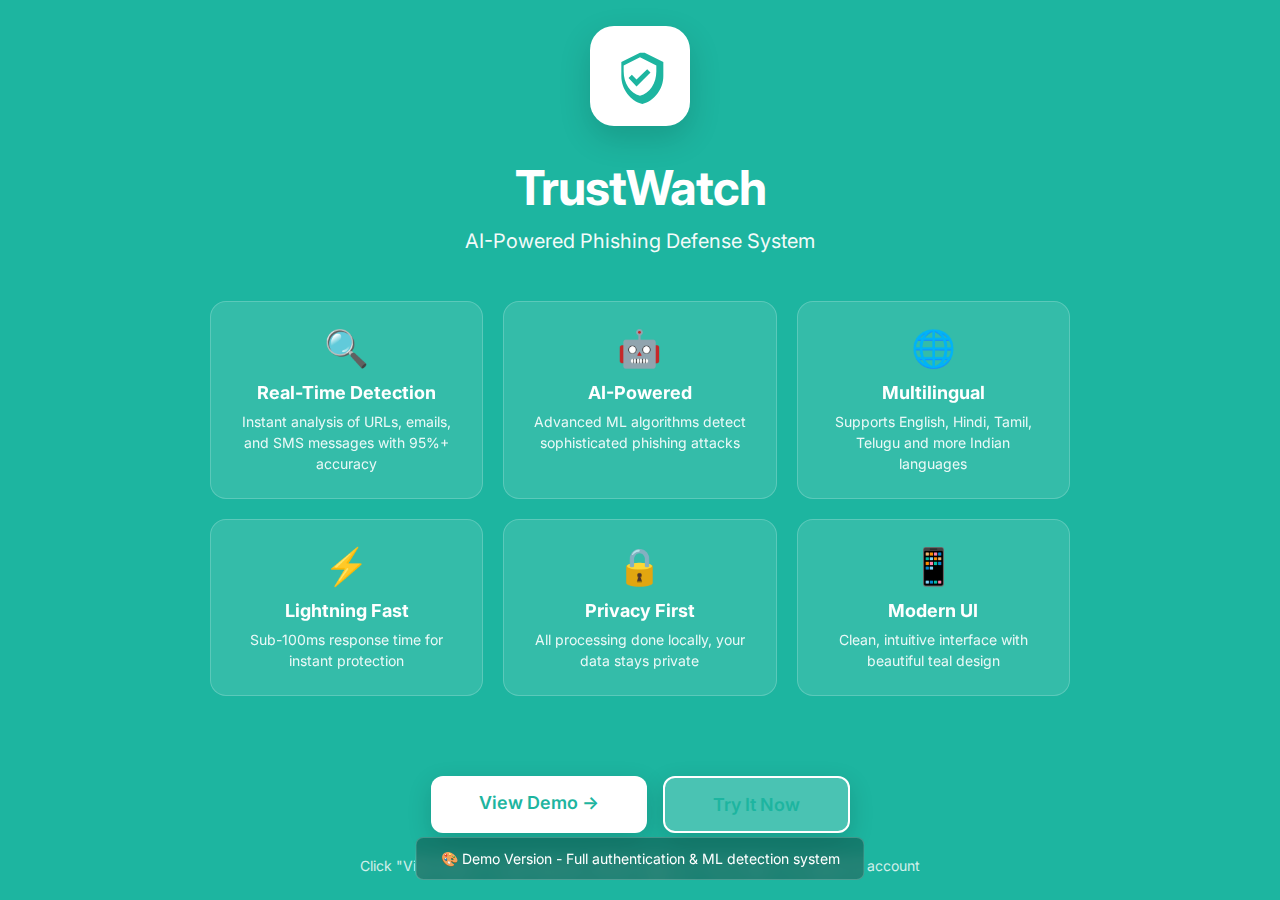
<file: trustwatch-phishing-detection/frontend/index.html>
<!DOCTYPE html>
<html lang="en">

<head>
    <meta charset="UTF-8">
    <meta name="viewport" content="width=device-width, initial-scale=1.0">
    <title>TrustWatch - AI Phishing Defense System</title>
    <style>
        /* Import auth.css styles inline */
        @import url('https://fonts.googleapis.com/css2?family=Inter:wght@400;500;600;700&display=swap');

        :root {
            --primary-teal: #1DB5A0;
            --primary-teal-dark: #179B88;
            --primary-blue: #4F7CFF;
            --primary-blue-dark: #3D63E5;
            --bg-white: #FFFFFF;
            --bg-light: #F8F9FA;
            --text-dark: #1D1D1F;
            --text-gray: #6E6E73;
            --text-light: #86868B;
            --border-color: #E5E5EA;
        }

        * {
            margin: 0;
            padding: 0;
            box-sizing: border-box;
        }

        body {
            font-family: 'Inter', -apple-system, BlinkMacSystemFont, sans-serif;
            background: var(--primary-teal);
            min-height: 100vh;
            display: flex;
            align-items: center;
            justify-content: center;
            color: white;
        }

        .splash-screen {
            text-align: center;
            animation: fadeIn 0.6s ease-in;
        }

        @keyframes fadeIn {
            from {
                opacity: 0;
                transform: translateY(20px);
            }

            to {
                opacity: 1;
                transform: translateY(0);
            }
        }

        .logo-icon {
            width: 100px;
            height: 100px;
            background: white;
            border-radius: 24px;
            display: flex;
            align-items: center;
            justify-content: center;
            margin: 0 auto 32px;
            box-shadow: 0 12px 32px rgba(0, 0, 0, 0.15);
            animation: bounce 2s ease-in-out infinite;
        }

        @keyframes bounce {

            0%,
            100% {
                transform: translateY(0);
            }

            50% {
                transform: translateY(-10px);
            }
        }

        .logo-icon svg {
            width: 56px;
            height: 56px;
            fill: var(--primary-teal);
        }

        h1 {
            font-size: 48px;
            font-weight: 700;
            margin-bottom: 12px;
            letter-spacing: -1px;
        }

        .subtitle {
            font-size: 20px;
            opacity: 0.95;
            margin-bottom: 48px;
        }

        .features {
            display: grid;
            grid-template-columns: repeat(auto-fit, minmax(250px, 1fr));
            gap: 20px;
            max-width: 900px;
            margin: 48px auto;
            padding: 0 20px;
        }

        .feature-card {
            background: rgba(255, 255, 255, 0.1);
            backdrop-filter: blur(10px);
            border-radius: 16px;
            padding: 24px;
            border: 1px solid rgba(255, 255, 255, 0.2);
            transition: all 0.3s;
        }

        .feature-card:hover {
            background: rgba(255, 255, 255, 0.15);
            transform: translateY(-4px);
        }

        .feature-icon {
            font-size: 36px;
            margin-bottom: 12px;
        }

        .feature-card h3 {
            font-size: 18px;
            margin-bottom: 8px;
        }

        .feature-card p {
            font-size: 14px;
            opacity: 0.9;
            line-height: 1.5;
        }

        .cta-button {
            display: inline-block;
            background: white;
            color: var(--primary-teal);
            padding: 16px 48px;
            border-radius: 12px;
            font-size: 18px;
            font-weight: 600;
            text-decoration: none;
            margin-top: 32px;
            transition: all 0.3s;
            box-shadow: 0 8px 24px rgba(0, 0, 0, 0.15);
        }

        .cta-button:hover {
            transform: translateY(-2px);
            box-shadow: 0 12px 32px rgba(0, 0, 0, 0.2);
        }

        .dots {
            display: flex;
            gap: 8px;
            justify-content: center;
            margin-top: 48px;
        }

        .dot {
            width: 8px;
            height: 8px;
            border-radius: 50%;
            background: rgba(255, 255, 255, 0.4);
            animation: pulse 1.5s ease-in-out infinite;
        }

        .dot:nth-child(1) {
            animation-delay: 0s;
        }

        .dot:nth-child(2) {
            animation-delay: 0.2s;
        }

        .dot:nth-child(3) {
            animation-delay: 0.4s;
        }

        @keyframes pulse {

            0%,
            100% {
                opacity: 0.4;
                transform: scale(1);
            }

            50% {
                opacity: 1;
                transform: scale(1.2);
            }
        }

        .demo-note {
            position: fixed;
            bottom: 20px;
            left: 50%;
            transform: translateX(-50%);
            background: rgba(0, 0, 0, 0.3);
            backdrop-filter: blur(10px);
            padding: 12px 24px;
            border-radius: 8px;
            font-size: 14px;
            border: 1px solid rgba(255, 255, 255, 0.2);
        }

        @media (max-width: 768px) {
            h1 {
                font-size: 36px;
            }

            .subtitle {
                font-size: 16px;
            }

            .features {
                grid-template-columns: 1fr;
            }
        }
    </style>
</head>

<body>
    <div class="splash-screen">
        <div class="logo-icon">
            <svg viewBox="0 0 24 24" xmlns="http://www.w3.org/2000/svg">
                <path
                    d="M12 2L4 6v6c0 5.55 3.84 10.74 9 12 5.16-1.26 9-6.45 9-12V6l-8-4zm0 18.5c-4.28-1.04-7-5.46-7-10.5V7.5l7-3.5 7 3.5V10c0 5.04-2.72 9.46-7 10.5z" />
                <path d="M10.5 13.5l-2-2-1.41 1.41L10.5 16.5l6-6-1.41-1.41z" />
            </svg>
        </div>

        <h1>TrustWatch</h1>
        <p class="subtitle">AI-Powered Phishing Defense System</p>

        <div class="features">
            <div class="feature-card">
                <div class="feature-icon">🔍</div>
                <h3>Real-Time Detection</h3>
                <p>Instant analysis of URLs, emails, and SMS messages with 95%+ accuracy</p>
            </div>
            <div class="feature-card">
                <div class="feature-icon">🤖</div>
                <h3>AI-Powered</h3>
                <p>Advanced ML algorithms detect sophisticated phishing attacks</p>
            </div>
            <div class="feature-card">
                <div class="feature-icon">🌐</div>
                <h3>Multilingual</h3>
                <p>Supports English, Hindi, Tamil, Telugu and more Indian languages</p>
            </div>
            <div class="feature-card">
                <div class="feature-icon">⚡</div>
                <h3>Lightning Fast</h3>
                <p>Sub-100ms response time for instant protection</p>
            </div>
            <div class="feature-card">
                <div class="feature-icon">🔒</div>
                <h3>Privacy First</h3>
                <p>All processing done locally, your data stays private</p>
            </div>
            <div class="feature-card">
                <div class="feature-icon">📱</div>
                <h3>Modern UI</h3>
                <p>Clean, intuitive interface with beautiful teal design</p>
            </div>
        </div>

        <div style="display: flex; gap: 16px; justify-content: center; flex-wrap: wrap;">
            <a href="demo.html" class="cta-button" style="background: white; color: var(--primary-teal);">View Demo
                →</a>
            <a href="login.html" class="cta-button"
                style="background: rgba(255,255,255,0.2); border: 2px solid white;">Try It Now</a>
        </div>

        <p style="margin-top: 24px; font-size: 14px; opacity: 0.8;">
            Click "View Demo" to see features without login, or "Try It Now" to create an account
        </p>
    </div>

    <div class="demo-note">
        🎨 Demo Version - Full authentication & ML detection system
    </div>

    <script>
        // No auto-redirect - let users choose to view demo or login
        // Removed auto-redirect for client demo purposes
    </script>
</body>

</html>
</file>
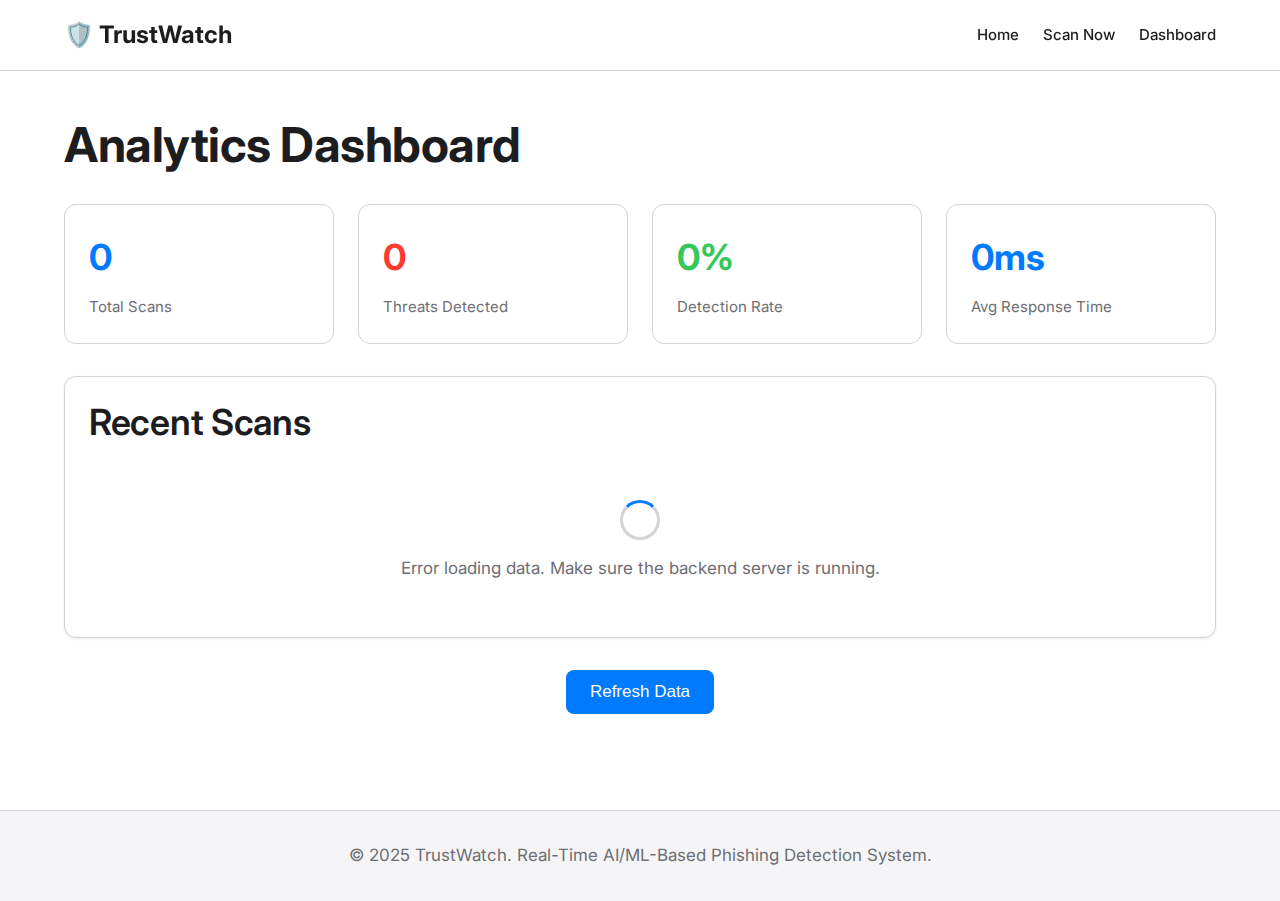
<file: trustwatch-phishing-detection/frontend/dashboard.html>
<!DOCTYPE html>
<html lang="en">

<head>
    <meta charset="UTF-8">
    <meta name="viewport" content="width=device-width, initial-scale=1.0">
    <title>Dashboard - TrustWatch</title>
    <meta name="description" content="View phishing detection statistics and recent scans">
    <link rel="stylesheet" href="css/style.css">
</head>

<body>
    <!-- Navigation -->
    <nav>
        <div class="nav-container">
            <a href="index.html" class="logo">🛡️ TrustWatch</a>
            <ul class="nav-links">
                <li><a href="index.html">Home</a></li>
                <li><a href="scan.html">Scan Now</a></li>
                <li><a href="dashboard.html">Dashboard</a></li>
            </ul>
        </div>
    </nav>

    <!-- Dashboard Section -->
    <section class="scan-section">
        <div class="container">
            <h1 class="mb-4">Analytics Dashboard</h1>

            <!-- Statistics Grid -->
            <div class="stats-grid">
                <div class="stat-card">
                    <div class="stat-value" id="total-scans">0</div>
                    <div class="stat-label">Total Scans</div>
                </div>
                <div class="stat-card">
                    <div class="stat-value" id="phishing-detected" style="color: var(--danger-color);">0</div>
                    <div class="stat-label">Threats Detected</div>
                </div>
                <div class="stat-card">
                    <div class="stat-value" id="detection-rate" style="color: var(--success-color);">0%</div>
                    <div class="stat-label">Detection Rate</div>
                </div>
                <div class="stat-card">
                    <div class="stat-value" id="avg-response-time">0ms</div>
                    <div class="stat-label">Avg Response Time</div>
                </div>
            </div>

            <!-- Recent Scans -->
            <div class="card mt-4">
                <h2 class="mb-3">Recent Scans</h2>
                <div id="scans-container">
                    <div class="loading show">
                        <div class="spinner"></div>
                        <p>Loading scan history...</p>
                    </div>
                </div>
                <table class="scans-table hidden" id="scans-table">
                    <thead>
                        <tr>
                            <th>Type</th>
                            <th>Content</th>
                            <th>Risk Level</th>
                            <th>Threat Score</th>
                            <th>Time</th>
                        </tr>
                    </thead>
                    <tbody id="scans-tbody">
                    </tbody>
                </table>
            </div>

            <!-- Refresh Button -->
            <div class="text-center mt-4">
                <button class="btn btn-primary" onclick="loadDashboard()">Refresh Data</button>
            </div>
        </div>
    </section>

    <!-- Footer -->
    <footer>
        <div class="container">
            <p>&copy; 2025 TrustWatch. Real-Time AI/ML-Based Phishing Detection System.</p>
        </div>
    </footer>

    <script src="js/main.js"></script>
    <script>
        // API Base URL
        const API_URL = 'http://localhost:5000';

        // Load dashboard data
        async function loadDashboard() {
            try {
                // Load statistics
                const statsResponse = await fetch(`${API_URL}/api/stats`);
                const stats = await statsResponse.json();

                document.getElementById('total-scans').textContent = stats.total_scans || 0;
                document.getElementById('phishing-detected').textContent = stats.phishing_detected || 0;
                document.getElementById('detection-rate').textContent = (stats.detection_rate || 0) + '%';
                document.getElementById('avg-response-time').textContent =
                    (stats.avg_response_time || 0).toFixed(2) + 'ms';

                // Load recent scans
                const scansResponse = await fetch(`${API_URL}/api/scans/recent?limit=10`);
                const scansData = await scansResponse.json();

                const tbody = document.getElementById('scans-tbody');
                tbody.innerHTML = '';

                if (scansData.scans && scansData.scans.length > 0) {
                    scansData.scans.forEach(scan => {
                        const row = document.createElement('tr');

                        // Truncate content
                        const content = scan.content.length > 50
                            ? scan.content.substring(0, 50) + '...'
                            : scan.content;

                        row.innerHTML = `
                            <td>${scan.scan_type.toUpperCase()}</td>
                            <td>${content}</td>
                            <td><span class="risk-badge risk-${scan.risk_level.toLowerCase()}">${scan.risk_level}</span></td>
                            <td>${scan.threat_score}</td>
                            <td>${new Date(scan.timestamp).toLocaleString()}</td>
                        `;
                        tbody.appendChild(row);
                    });

                    document.getElementById('scans-table').classList.remove('hidden');
                } else {
                    tbody.innerHTML = '<tr><td colspan="5" style="text-align: center;">No scans yet</td></tr>';
                    document.getElementById('scans-table').classList.remove('hidden');
                }

                // Hide loading
                document.querySelector('#scans-container .loading').classList.remove('show');

            } catch (error) {
                console.error('Error loading dashboard:', error);
                document.querySelector('#scans-container .loading p').textContent =
                    'Error loading data. Make sure the backend server is running.';
            }
        }

        // Load dashboard on page load
        window.addEventListener('DOMContentLoaded', loadDashboard);
    </script>
</body>

</html>
</file>
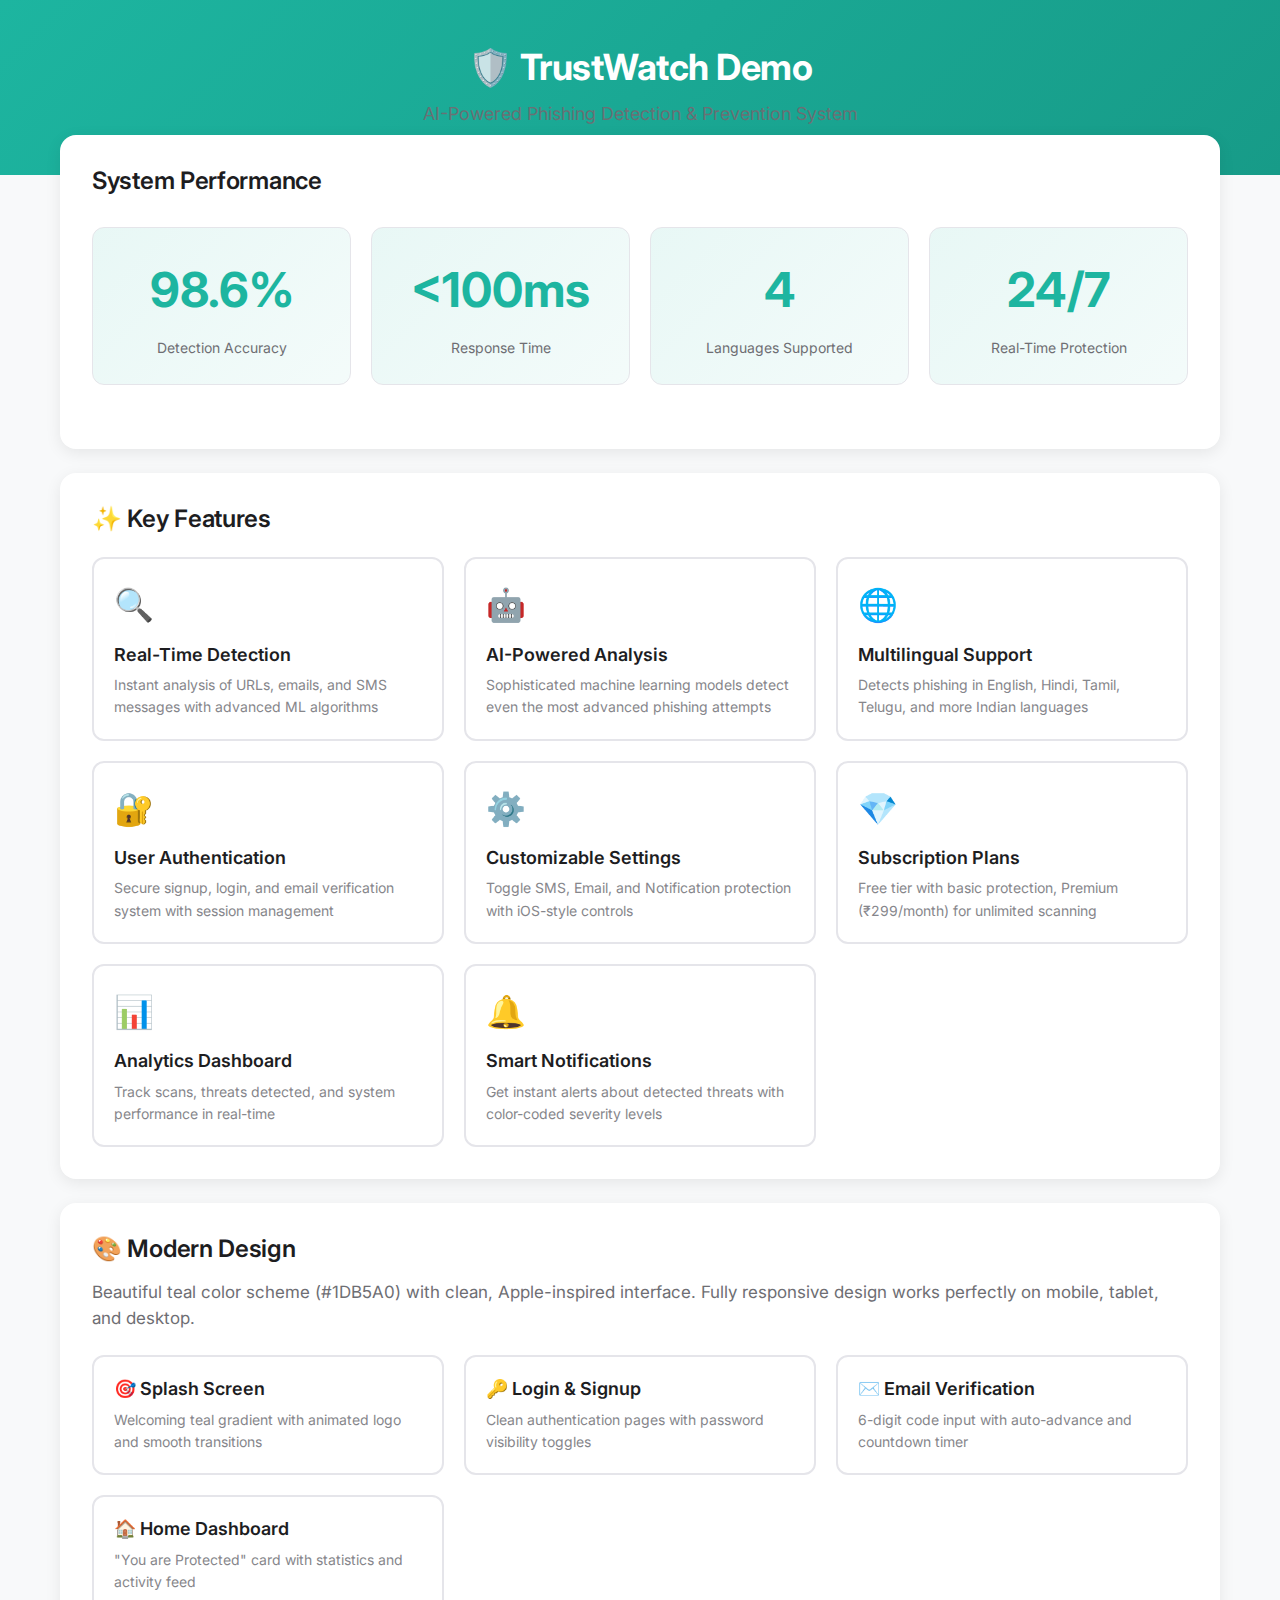
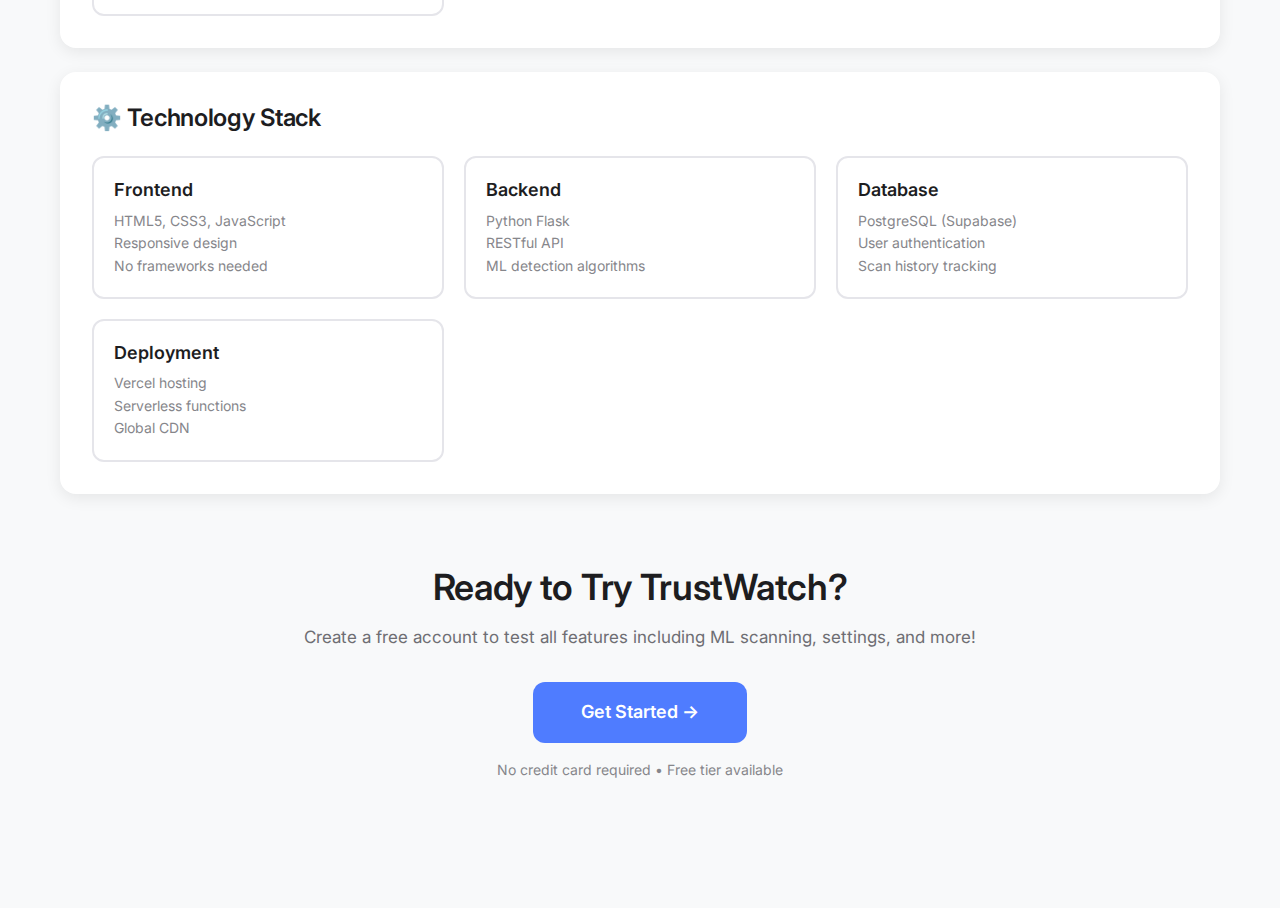
<file: trustwatch-phishing-detection/frontend/demo.html>
<!DOCTYPE html>
<html lang="en">

<head>
    <meta charset="UTF-8">
    <meta name="viewport" content="width=device-width, initial-scale=1.0">
    <title>Demo - TrustWatch</title>
    <link rel="stylesheet" href="css/style.css">
    <link rel="stylesheet" href="css/auth.css">
    <style>
        body {
            background: #F8F9FA;
            padding-bottom: 80px;
        }

        .demo-header {
            background: linear-gradient(135deg, #1DB5A0 0%, #179B88 100%);
            color: white;
            padding: 48px 20px;
            text-align: center;
        }

        .demo-header h1 {
            font-size: 36px;
            font-weight: 700;
            margin-bottom: 12px;
        }

        .demo-header p {
            font-size: 18px;
            opacity: 0.95;
        }

        .demo-content {
            max-width: 1200px;
            margin: -40px auto 0;
            padding: 0 20px;
        }

        .demo-card {
            background: white;
            border-radius: 16px;
            padding: 32px;
            margin-bottom: 24px;
            box-shadow: 0 4px 16px rgba(0, 0, 0, 0.08);
        }

        .demo-card h2 {
            font-size: 24px;
            font-weight: 600;
            color: #1D1D1F;
            margin-bottom: 16px;
        }

        .feature-grid {
            display: grid;
            grid-template-columns: repeat(auto-fit, minmax(280px, 1fr));
            gap: 20px;
            margin-top: 24px;
        }

        .feature-item {
            padding: 20px;
            border: 2px solid #E5E5EA;
            border-radius: 12px;
            transition: all 0.3s;
        }

        .feature-item:hover {
            border-color: #1DB5A0;
            transform: translateY(-2px);
        }

        .feature-icon {
            font-size: 32px;
            margin-bottom: 12px;
        }

        .feature-item h3 {
            font-size: 18px;
            font-weight: 600;
            margin-bottom: 8px;
            color: #1D1D1F;
        }

        .feature-item p {
            font-size: 14px;
            color: #86868B;
            line-height: 1.6;
        }

        .screenshot-grid {
            display: grid;
            grid-template-columns: repeat(auto-fit, minmax(300px, 1fr));
            gap: 20px;
            margin-top: 24px;
        }

        .screenshot {
            border-radius: 12px;
            overflow: hidden;
            border: 1px solid #E5E5EA;
        }

        .screenshot img {
            width: 100%;
            display: block;
        }

        .screenshot-label {
            padding: 12px;
            background: #F8F9FA;
            font-size: 14px;
            font-weight: 500;
            color: #1D1D1F;
            text-align: center;
        }

        .cta-section {
            text-align: center;
            padding: 48px 20px;
        }

        .cta-button {
            display: inline-block;
            background: #4F7CFF;
            color: white;
            padding: 16px 48px;
            border-radius: 12px;
            font-size: 18px;
            font-weight: 600;
            text-decoration: none;
            transition: all 0.3s;
        }

        .cta-button:hover {
            background: #3D63E5;
            transform: translateY(-2px);
        }

        .stats-row {
            display: grid;
            grid-template-columns: repeat(auto-fit, minmax(200px, 1fr));
            gap: 20px;
            margin: 32px 0;
        }

        .stat-card {
            text-align: center;
            padding: 24px;
            background: linear-gradient(135deg, rgba(29, 181, 160, 0.1) 0%, rgba(29, 181, 160, 0.05) 100%);
            border-radius: 12px;
        }

        .stat-value {
            font-size: 48px;
            font-weight: 700;
            color: #1DB5A0;
            margin-bottom: 8px;
        }

        .stat-label {
            font-size: 14px;
            color: #6E6E73;
        }
    </style>
</head>

<body>
    <div class="demo-header">
        <h1>🛡️ TrustWatch Demo</h1>
        <p>AI-Powered Phishing Detection & Prevention System</p>
    </div>

    <div class="demo-content">
        <!-- Key Stats -->
        <div class="demo-card">
            <h2>System Performance</h2>
            <div class="stats-row">
                <div class="stat-card">
                    <div class="stat-value">98.6%</div>
                    <div class="stat-label">Detection Accuracy</div>
                </div>
                <div class="stat-card">
                    <div class="stat-value">&lt;100ms</div>
                    <div class="stat-label">Response Time</div>
                </div>
                <div class="stat-card">
                    <div class="stat-value">4</div>
                    <div class="stat-label">Languages Supported</div>
                </div>
                <div class="stat-card">
                    <div class="stat-value">24/7</div>
                    <div class="stat-label">Real-Time Protection</div>
                </div>
            </div>
        </div>

        <!-- Features -->
        <div class="demo-card">
            <h2>✨ Key Features</h2>
            <div class="feature-grid">
                <div class="feature-item">
                    <div class="feature-icon">🔍</div>
                    <h3>Real-Time Detection</h3>
                    <p>Instant analysis of URLs, emails, and SMS messages with advanced ML algorithms</p>
                </div>
                <div class="feature-item">
                    <div class="feature-icon">🤖</div>
                    <h3>AI-Powered Analysis</h3>
                    <p>Sophisticated machine learning models detect even the most advanced phishing attempts</p>
                </div>
                <div class="feature-item">
                    <div class="feature-icon">🌐</div>
                    <h3>Multilingual Support</h3>
                    <p>Detects phishing in English, Hindi, Tamil, Telugu, and more Indian languages</p>
                </div>
                <div class="feature-item">
                    <div class="feature-icon">🔐</div>
                    <h3>User Authentication</h3>
                    <p>Secure signup, login, and email verification system with session management</p>
                </div>
                <div class="feature-item">
                    <div class="feature-icon">⚙️</div>
                    <h3>Customizable Settings</h3>
                    <p>Toggle SMS, Email, and Notification protection with iOS-style controls</p>
                </div>
                <div class="feature-item">
                    <div class="feature-icon">💎</div>
                    <h3>Subscription Plans</h3>
                    <p>Free tier with basic protection, Premium (₹299/month) for unlimited scanning</p>
                </div>
                <div class="feature-item">
                    <div class="feature-icon">📊</div>
                    <h3>Analytics Dashboard</h3>
                    <p>Track scans, threats detected, and system performance in real-time</p>
                </div>
                <div class="feature-item">
                    <div class="feature-icon">🔔</div>
                    <h3>Smart Notifications</h3>
                    <p>Get instant alerts about detected threats with color-coded severity levels</p>
                </div>
            </div>
        </div>

        <!-- UI Highlights -->
        <div class="demo-card">
            <h2>🎨 Modern Design</h2>
            <p style="color: #6E6E73; margin-bottom: 24px;">
                Beautiful teal color scheme (#1DB5A0) with clean, Apple-inspired interface.
                Fully responsive design works perfectly on mobile, tablet, and desktop.
            </p>
            <div class="feature-grid">
                <div class="feature-item">
                    <h3>🎯 Splash Screen</h3>
                    <p>Welcoming teal gradient with animated logo and smooth transitions</p>
                </div>
                <div class="feature-item">
                    <h3>🔑 Login & Signup</h3>
                    <p>Clean authentication pages with password visibility toggles</p>
                </div>
                <div class="feature-item">
                    <h3>✉️ Email Verification</h3>
                    <p>6-digit code input with auto-advance and countdown timer</p>
                </div>
                <div class="feature-item">
                    <h3>🏠 Home Dashboard</h3>
                    <p>"You are Protected" card with statistics and activity feed</p>
                </div>
            </div>
        </div>

        <!-- Tech Stack -->
        <div class="demo-card">
            <h2>⚙️ Technology Stack</h2>
            <div class="feature-grid">
                <div class="feature-item">
                    <h3>Frontend</h3>
                    <p>HTML5, CSS3, JavaScript<br>Responsive design<br>No frameworks needed</p>
                </div>
                <div class="feature-item">
                    <h3>Backend</h3>
                    <p>Python Flask<br>RESTful API<br>ML detection algorithms</p>
                </div>
                <div class="feature-item">
                    <h3>Database</h3>
                    <p>PostgreSQL (Supabase)<br>User authentication<br>Scan history tracking</p>
                </div>
                <div class="feature-item">
                    <h3>Deployment</h3>
                    <p>Vercel hosting<br>Serverless functions<br>Global CDN</p>
                </div>
            </div>
        </div>

        <!-- CTA -->
        <div class="cta-section">
            <h2 style="margin-bottom: 16px;">Ready to Try TrustWatch?</h2>
            <p style="color: #6E6E73; margin-bottom: 32px;">
                Create a free account to test all features including ML scanning, settings, and more!
            </p>
            <a href="login.html" class="cta-button">Get Started →</a>
            <p style="margin-top: 16px; font-size: 14px; color: #86868B;">
                No credit card required • Free tier available
            </p>
        </div>
    </div>
</body>

</html>
</file>
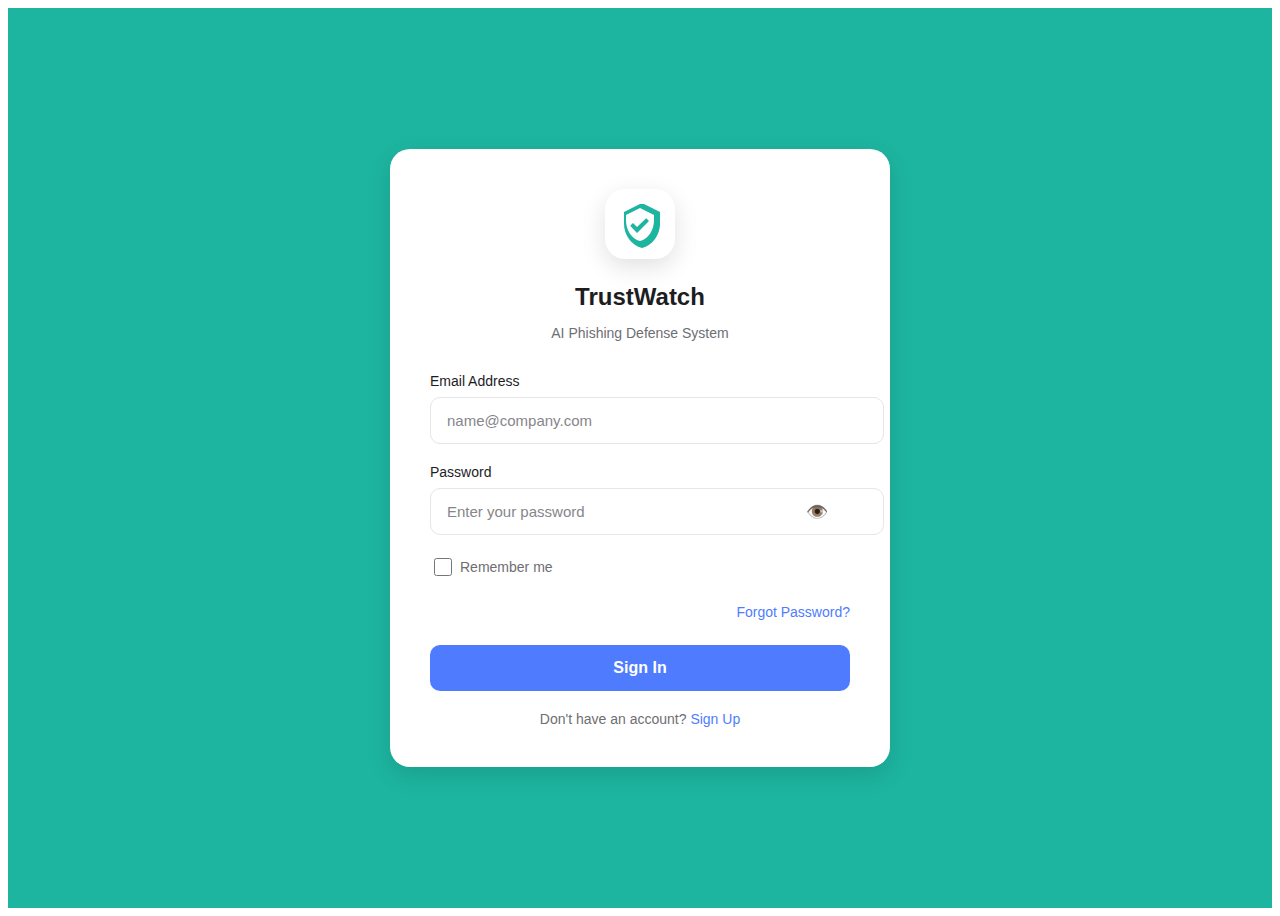
<file: trustwatch-phishing-detection/frontend/home.html>
<!DOCTYPE html>
<html lang="en">

<head>
    <meta charset="UTF-8">
    <meta name="viewport" content="width=device-width, initial-scale=1.0">
    <title>Home - TrustWatch</title>
    <link rel="stylesheet" href="css/style.css">
    <link rel="stylesheet" href="css/auth.css">
    <style>
        /* Home Page Specific Styles */
        body {
            background: #F8F9FA;
        }

        .home-header {
            background: white;
            padding: 16px 20px;
            display: flex;
            justify-content: space-between;
            align-items: center;
            border-bottom: 1px solid #E5E5EA;
        }

        .home-header h1 {
            font-size: 20px;
            font-weight: 600;
            color: #1D1D1F;
        }

        .home-header .user-info {
            display: flex;
            align-items: center;
            gap: 12px;
        }

        .notification-icon {
            font-size: 20px;
            cursor: pointer;
            position: relative;
        }

        .notification-badge {
            position: absolute;
            top: -4px;
            right: -4px;
            background: #FF3B30;
            color: white;
            font-size: 10px;
            width: 16px;
            height: 16px;
            border-radius: 50%;
            display: flex;
            align-items: center;
            justify-content: center;
        }

        .home-content {
            padding: 20px;
            max-width: 500px;
            margin: 0 auto;
        }

        /* Protected Card */
        .protected-card {
            background: linear-gradient(135deg, #1DB5A0 0%, #179B88 100%);
            border-radius: 20px;
            padding: 32px 24px;
            color: white;
            text-align: center;
            margin-bottom: 24px;
            box-shadow: 0 8px 24px rgba(29, 181, 160, 0.3);
        }

        .shield-icons {
            display: flex;
            justify-content: center;
            gap: 24px;
            margin-bottom: 24px;
        }

        .shield-icon {
            width: 60px;
            height: 60px;
            background: rgba(255, 255, 255, 0.2);
            border-radius: 12px;
            display: flex;
            align-items: center;
            justify-content: center;
        }

        .shield-icon svg {
            width: 32px;
            height: 32px;
            fill: white;
        }

        .protected-card h2 {
            font-size: 24px;
            font-weight: 700;
            margin-bottom: 8px;
        }

        .protected-card p {
            font-size: 14px;
            opacity: 0.9;
            margin-bottom: 24px;
        }

        .stats-row {
            display: grid;
            grid-template-columns: repeat(3, 1fr);
            gap: 16px;
        }

        .stat-box {
            background: rgba(255, 255, 255, 0.15);
            border-radius: 12px;
            padding: 12px;
        }

        .stat-value {
            font-size: 28px;
            font-weight: 700;
            margin-bottom: 4px;
        }

        .stat-label {
            font-size: 12px;
            opacity: 0.9;
        }

        /* Active Protection */
        .section-title {
            font-size: 18px;
            font-weight: 600;
            color: #1D1D1F;
            margin-bottom: 16px;
        }

        .protection-grid {
            display: grid;
            grid-template-columns: repeat(2, 1fr);
            gap: 12px;
            margin-bottom: 24px;
        }

        .protection-item {
            background: white;
            border-radius: 12px;
            padding: 16px;
            display: flex;
            align-items: center;
            gap: 12px;
            box-shadow: 0 2px 8px rgba(0, 0, 0, 0.04);
        }

        .protection-icon {
            width: 40px;
            height: 40px;
            border-radius: 10px;
            display: flex;
            align-items: center;
            justify-content: center;
            font-size: 20px;
        }

        .protection-icon.blue {
            background: rgba(79, 124, 255, 0.1);
        }

        .protection-icon.purple {
            background: rgba(138, 43, 226, 0.1);
        }

        .protection-icon.green {
            background: rgba(52, 199, 89, 0.1);
        }

        .protection-icon.yellow {
            background: rgba(255, 149, 0, 0.1);
        }

        .protection-info h4 {
            font-size: 14px;
            font-weight: 600;
            color: #1D1D1F;
            margin-bottom: 2px;
        }

        .protection-info p {
            font-size: 12px;
            color: #86868B;
        }

        /* Recent Activity */
        .activity-list {
            background: white;
            border-radius: 12px;
            padding: 16px;
            box-shadow: 0 2px 8px rgba(0, 0, 0, 0.04);
        }

        .activity-item {
            display: flex;
            align-items: flex-start;
            gap: 12px;
            padding: 12px 0;
            border-bottom: 1px solid #F0F0F0;
        }

        .activity-item:last-child {
            border-bottom: none;
        }

        .activity-icon {
            width: 36px;
            height: 36px;
            border-radius: 8px;
            display: flex;
            align-items: center;
            justify-content: center;
            font-size: 16px;
            flex-shrink: 0;
        }

        .activity-icon.danger {
            background: rgba(255, 59, 48, 0.1);
        }

        .activity-icon.warning {
            background: rgba(255, 149, 0, 0.1);
        }

        .activity-icon.info {
            background: rgba(79, 124, 255, 0.1);
        }

        .activity-details h5 {
            font-size: 14px;
            font-weight: 600;
            color: #1D1D1F;
            margin-bottom: 4px;
        }

        .activity-details p {
            font-size: 12px;
            color: #86868B;
        }

        .activity-time {
            font-size: 11px;
            color: #C7C7CC;
            margin-left: auto;
        }

        /* Bottom Navigation */
        .bottom-nav {
            position: fixed;
            bottom: 0;
            left: 0;
            right: 0;
            background: white;
            border-top: 1px solid #E5E5EA;
            display: flex;
            justify-content: space-around;
            padding: 12px 0;
            max-width: 500px;
            margin: 0 auto;
        }

        .nav-item {
            display: flex;
            flex-direction: column;
            align-items: center;
            gap: 4px;
            color: #86868B;
            text-decoration: none;
            font-size: 11px;
        }

        .nav-item.active {
            color: #1DB5A0;
        }

        .nav-item svg {
            width: 24px;
            height: 24px;
        }
    </style>
</head>

<body>
    <!-- Header -->
    <div class="home-header">
        <div>
            <h1>TrustWatch</h1>
            <p style="font-size: 12px; color: #86868B;">Welcome back, <span id="user-name">User</span></p>
        </div>
        <div class="user-info">
            <div class="notification-icon" onclick="window.location.href='notifications.html'">
                🔔
                <span class="notification-badge">3</span>
            </div>
        </div>
    </div>

    <!-- Main Content -->
    <div class="home-content">
        <!-- Protected Status Card -->
        <div class="protected-card">
            <div class="shield-icons">
                <div class="shield-icon">
                    <svg viewBox="0 0 24 24" xmlns="http://www.w3.org/2000/svg">
                        <path d="M12 2L4 6v6c0 5.55 3.84 10.74 9 12 5.16-1.26 9-6.45 9-12V6l-8-4z" />
                    </svg>
                </div>
                <div class="shield-icon">
                    <svg viewBox="0 0 24 24" xmlns="http://www.w3.org/2000/svg">
                        <path
                            d="M12 2L4 6v6c0 5.55 3.84 10.74 9 12 5.16-1.26 9-6.45 9-12V6l-8-4zm0 18.5c-4.28-1.04-7-5.46-7-10.5V7.5l7-3.5 7 3.5V10c0 5.04-2.72 9.46-7 10.5z" />
                        <path d="M10.5 13.5l-2-2-1.41 1.41L10.5 16.5l6-6-1.41-1.41z" />
                    </svg>
                </div>
            </div>

            <h2>You are Protected</h2>
            <p>TrustWatch is actively monitoring all threats</p>

            <div class="stats-row">
                <div class="stat-box">
                    <div class="stat-value" id="total-scans-home">142</div>
                    <div class="stat-label">Scans</div>
                </div>
                <div class="stat-box">
                    <div class="stat-value" id="threats-blocked">0</div>
                    <div class="stat-label">Threats</div>
                </div>
                <div class="stat-box">
                    <div class="stat-value" id="accuracy-rate">98.6%</div>
                    <div class="stat-label">Accuracy</div>
                </div>
            </div>
        </div>

        <!-- Active Protection -->
        <h3 class="section-title">Active Protection</h3>
        <div class="protection-grid">
            <div class="protection-item" onclick="window.location.href='scan.html'">
                <div class="protection-icon blue">🔍</div>
                <div class="protection-info">
                    <h4>Real-Time</h4>
                    <p>Running</p>
                </div>
            </div>
            <div class="protection-item" onclick="window.location.href='scan.html'">
                <div class="protection-icon purple">🤖</div>
                <div class="protection-info">
                    <h4>AI Powered</h4>
                    <p>Active</p>
                </div>
            </div>
            <div class="protection-item" onclick="window.location.href='settings.html'">
                <div class="protection-icon green">🔒</div>
                <div class="protection-info">
                    <h4>Encrypted</h4>
                    <p>Enabled</p>
                </div>
            </div>
            <div class="protection-item" onclick="window.location.href='subscription.html'">
                <div class="protection-icon yellow">98.6%</div>
                <div class="protection-info">
                    <h4>Accuracy</h4>
                    <p>High</p>
                </div>
            </div>
        </div>

        <!-- Recent Activity -->
        <h3 class="section-title">Recent Activity</h3>
        <div class="activity-list" id="recent-activity">
            <div class="activity-item">
                <div class="activity-icon danger">⚠️</div>
                <div class="activity-details">
                    <h5>Phishing Link Detected</h5>
                    <p>Flagged and blocked: http://...</p>
                </div>
                <div class="activity-time">2m ago</div>
            </div>
            <div class="activity-item">
                <div class="activity-icon warning">⚡</div>
                <div class="activity-details">
                    <h5>Suspect SMS</h5>
                    <p>Warning sent to device</p>
                </div>
                <div class="activity-time">15m ago</div>
            </div>
            <div class="activity-item">
                <div class="activity-icon info">ℹ️</div>
                <div class="activity-details">
                    <h5>Security Tip</h5>
                    <p>Make sure to enable SMS protection</p>
                </div>
                <div class="activity-time">1h ago</div>
            </div>
        </div>

        <div style="height: 80px;"></div> <!-- Spacer for bottom nav -->
    </div>

    <!-- Bottom Navigation -->
    <div class="bottom-nav">
        <a href="home.html" class="nav-item active">
            <svg viewBox="0 0 24 24" fill="currentColor">
                <path d="M10 20v-6h4v6h5v-8h3L12 3 2 12h3v8z" />
            </svg>
            Home
        </a>
        <a href="scan.html" class="nav-item">
            <svg viewBox="0 0 24 24" fill="currentColor">
                <path
                    d="M15.5 14h-.79l-.28-.27C15.41 12.59 16 11.11 16 9.5 16 5.91 13.09 3 9.5 3S3 5.91 3 9.5 5.91 16 9.5 16c1.61 0 3.09-.59 4.23-1.57l.27.28v.79l5 4.99L20.49 19l-4.99-5zm-6 0C7.01 14 5 11.99 5 9.5S7.01 5 9.5 5 14 7.01 14 9.5 11.99 14 9.5 14z" />
            </svg>
            Scan
        </a>
        <a href="dashboard.html" class="nav-item">
            <svg viewBox="0 0 24 24" fill="currentColor">
                <path d="M3 13h8V3H3v10zm0 8h8v-6H3v6zm10 0h8V11h-8v10zm0-18v6h8V3h-8z" />
            </svg>
            Stats
        </a>
        <a href="settings.html" class="nav-item">
            <svg viewBox="0 0 24 24" fill="currentColor">
                <path
                    d="M12 2C6.48 2 2 6.48 2 12s4.48 10 10 10 10-4.48 10-10S17.52 2 12 2zm0 3c1.66 0 3 1.34 3 3s-1.34 3-3 3-3-1.34-3-3 1.34-3 3-3zm0 14.2c-2.5 0-4.71-1.28-6-3.22.03-1.99 4-3.08 6-3.08 1.99 0 5.97 1.09 6 3.08-1.29 1.94-3.5 3.22-6 3.22z" />
            </svg>
            Profile
        </a>
    </div>

    <script>
        const API_URL = 'http://localhost:5000';

        // Check if user is logged in
        const sessionToken = localStorage.getItem('session_token');
        const user = JSON.parse(localStorage.getItem('user') || '{}');

        if (!sessionToken) {
            window.location.href = 'login.html';
        }

        // Display user name
        if (user.full_name) {
            document.getElementById('user-name').textContent = user.full_name;
        }

        // Load statistics
        async function loadStats() {
            try {
                const response = await fetch(`${API_URL}/api/stats`);
                const stats = await response.json();

                document.getElementById('total-scans-home').textContent = stats.total_scans || 0;
                document.getElementById('threats-blocked').textContent = stats.phishing_detected || 0;
                document.getElementById('accuracy-rate').textContent = (stats.detection_rate || 98.6) + '%';
            } catch (error) {
                console.error('Error loading stats:', error);
            }
        }

        loadStats();
    </script>
</body>

</html>
</file>
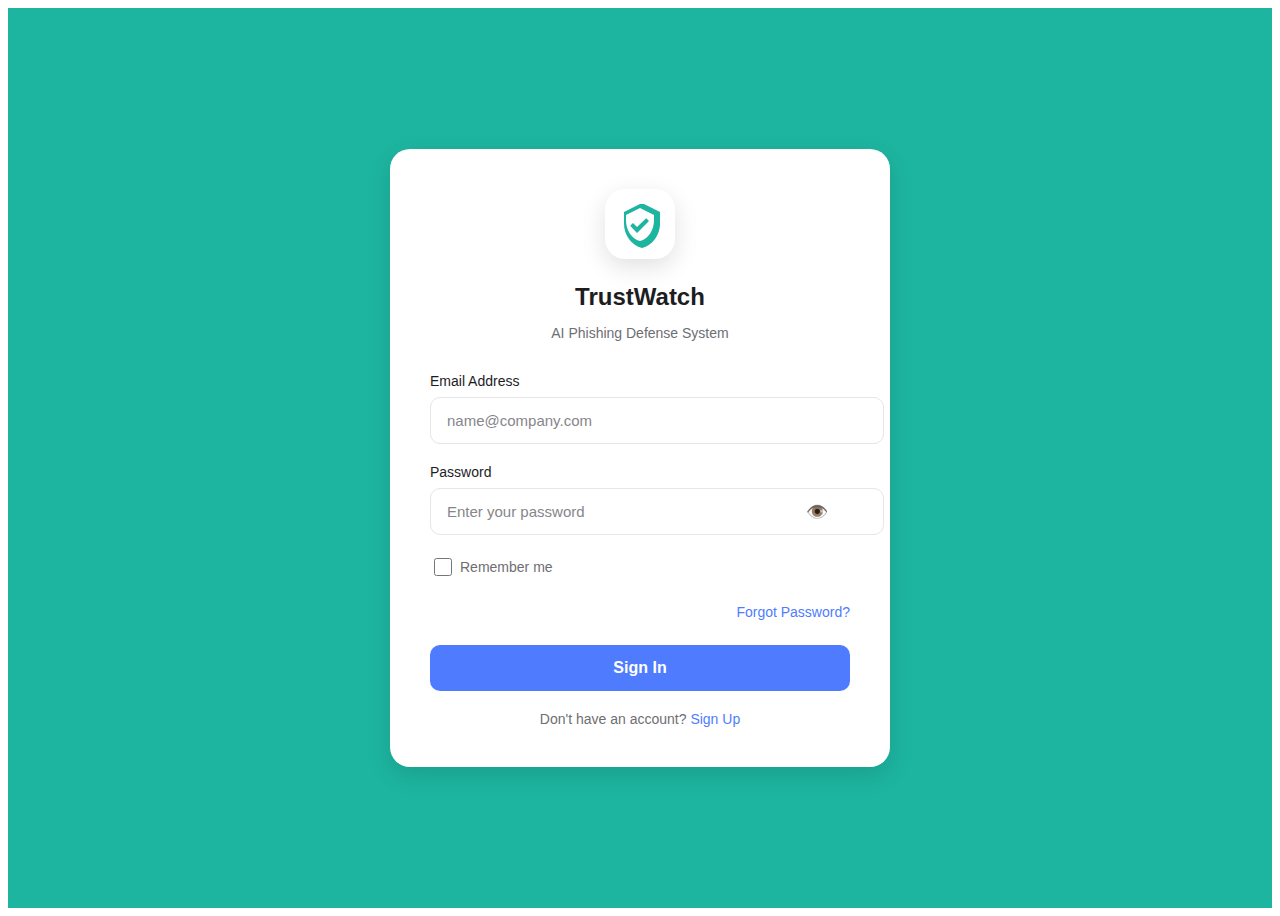
<file: trustwatch-phishing-detection/frontend/login.html>
<!DOCTYPE html>
<html lang="en">

<head>
    <meta charset="UTF-8">
    <meta name="viewport" content="width=device-width, initial-scale=1.0">
    <title>Sign In - TrustWatch</title>
    <link rel="stylesheet" href="css/auth.css">
</head>

<body>
    <div class="auth-container">
        <div class="auth-card">
            <div class="logo-icon">
                <svg viewBox="0 0 24 24" xmlns="http://www.w3.org/2000/svg">
                    <path
                        d="M12 2L4 6v6c0 5.55 3.84 10.74 9 12 5.16-1.26 9-6.45 9-12V6l-8-4zm0 18.5c-4.28-1.04-7-5.46-7-10.5V7.5l7-3.5 7 3.5V10c0 5.04-2.72 9.46-7 10.5z" />
                    <path d="M10.5 13.5l-2-2-1.41 1.41L10.5 16.5l6-6-1.41-1.41z" />
                </svg>
            </div>

            <h2>TrustWatch</h2>
            <p class="subtitle">AI Phishing Defense System</p>

            <div id="error-message" class="error-message" style="display: none;"></div>

            <form id="login-form">
                <div class="form-group">
                    <label for="email">Email Address</label>
                    <input type="email" id="email" placeholder="name@company.com" required>
                </div>

                <div class="form-group">
                    <label for="password">Password</label>
                    <div class="password-input-wrapper">
                        <input type="password" id="password" placeholder="Enter your password" required>
                        <button type="button" class="password-toggle" onclick="togglePassword()">
                            👁️
                        </button>
                    </div>
                </div>

                <div class="checkbox-group">
                    <input type="checkbox" id="remember" name="remember">
                    <label for="remember">Remember me</label>
                </div>

                <div class="forgot-password">
                    <a href="forgot-password.html">Forgot Password?</a>
                </div>

                <button type="submit" class="btn-auth btn-primary-auth" id="login-btn">
                    Sign In
                </button>
            </form>

            <div class="auth-link">
                Don't have an account? <a href="signup.html">Sign Up</a>
            </div>
        </div>
    </div>

    <script>
        const API_URL = 'http://localhost:5000';

        function togglePassword() {
            const passwordInput = document.getElementById('password');
            passwordInput.type = passwordInput.type === 'password' ? 'text' : 'password';
        }

        function showError(message) {
            const errorDiv = document.getElementById('error-message');
            errorDiv.textContent = message;
            errorDiv.style.display = 'block';
        }

        function hideError() {
            document.getElementById('error-message').style.display = 'none';
        }

        document.getElementById('login-form').addEventListener('submit', async (e) => {
            e.preventDefault();
            hideError();

            const email = document.getElementById('email').value;
            const password = document.getElementById('password').value;
            const loginBtn = document.getElementById('login-btn');

            loginBtn.innerHTML = '<span class="spinner-auth"></span> Signing in...';
            loginBtn.disabled = true;

            try {
                const response = await fetch(`${API_URL}/api/auth/login`, {
                    method: 'POST',
                    headers: {
                        'Content-Type': 'application/json'
                    },
                    body: JSON.stringify({ email, password })
                });

                const data = await response.json();

                if (data.success) {
                    // Store session token
                    localStorage.setItem('session_token', data.session_token);
                    localStorage.setItem('user', JSON.stringify(data.user));

                    // Redirect to home
                    window.location.href = 'home.html';
                } else {
                    showError(data.error || 'Login failed');
                    loginBtn.innerHTML = 'Sign In';
                    loginBtn.disabled = false;
                }
            } catch (error) {
                showError('Unable to connect to server. Please make sure the backend is running.');
                loginBtn.innerHTML = 'Sign In';
                loginBtn.disabled = false;
            }
        });
    </script>
</body>

</html>
</file>
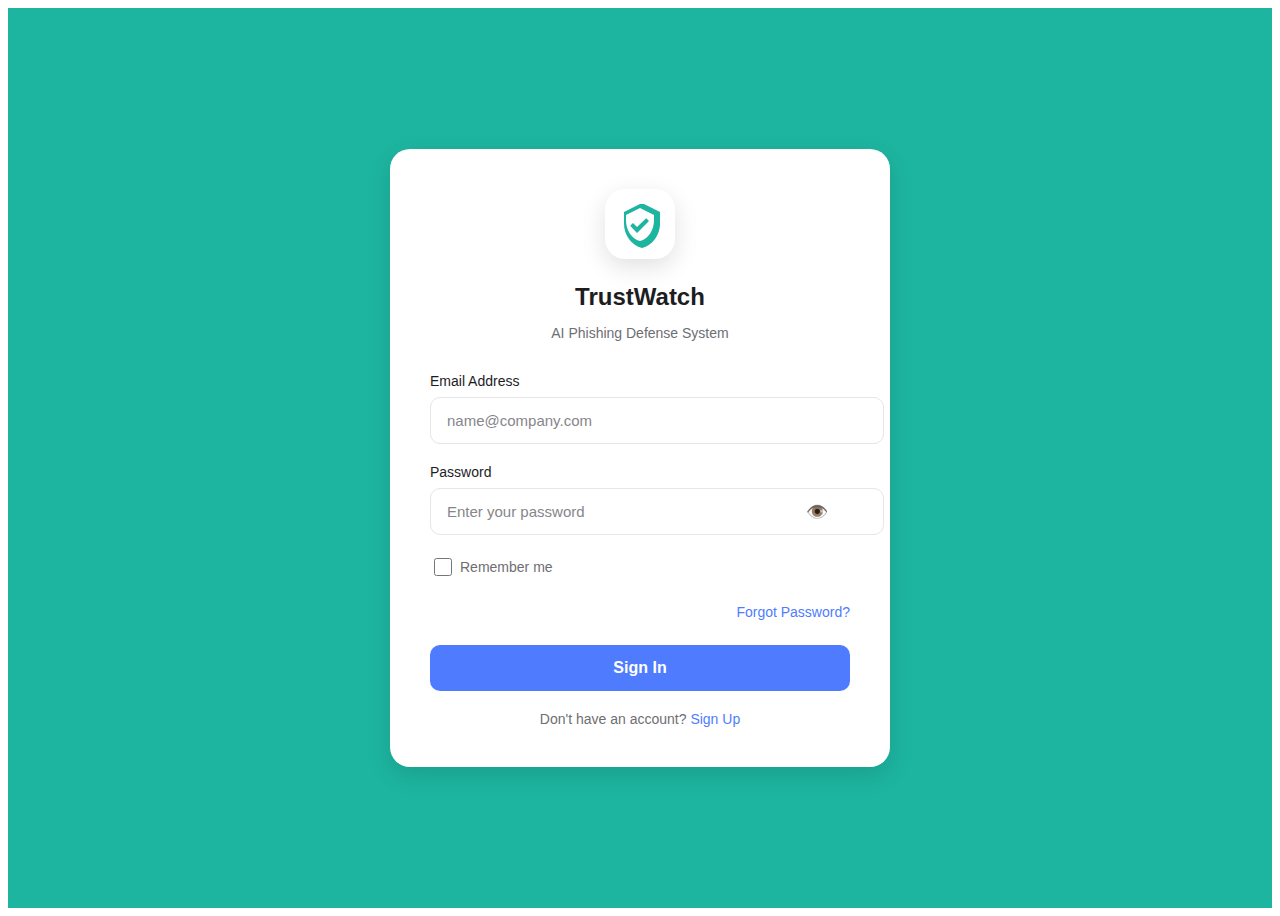
<file: trustwatch-phishing-detection/frontend/notifications.html>
<!DOCTYPE html>
<html lang="en">

<head>
    <meta charset="UTF-8">
    <meta name="viewport" content="width=device-width, initial-scale=1.0">
    <title>Notifications - TrustWatch</title>
    <link rel="stylesheet" href="css/style.css">
    <link rel="stylesheet" href="css/auth.css">
    <style>
        body {
            background: #F8F9FA;
        }

        .notifications-header {
            background: white;
            padding: 16px 20px;
            display: flex;
            justify-content: space-between;
            align-items: center;
            border-bottom: 1px solid #E5E5EA;
        }

        .notifications-header h1 {
            font-size: 20px;
            font-weight: 600;
        }

        .mark-all-read {
            color: #4F7CFF;
            font-size: 14px;
            font-weight: 500;
            cursor: pointer;
            background: none;
            border: none;
        }

        .notifications-content {
            max-width: 500px;
            margin: 0 auto;
        }

        .notification-item {
            background: white;
            padding: 16px 20px;
            border-bottom: 1px solid #F0F0F0;
            display: flex;
            gap: 12px;
            cursor: pointer;
            transition: background 0.2s;
        }

        .notification-item:hover {
            background: #F8F9FA;
        }

        .notification-item.unread {
            background: rgba(79, 124, 255, 0.02);
        }

        .notification-icon {
            width: 40px;
            height: 40px;
            border-radius: 10px;
            display: flex;
            align-items: center;
            justify-content: center;
            font-size: 20px;
            flex-shrink: 0;
        }

        .notification-icon.danger {
            background: rgba(255, 59, 48, 0.1);
        }

        .notification-icon.warning {
            background: rgba(255, 149, 0, 0.1);
        }

        .notification-icon.info {
            background: rgba(79, 124, 255, 0.1);
        }

        .notification-icon.success {
            background: rgba(52, 199, 89, 0.1);
        }

        .notification-content {
            flex: 1;
        }

        .notification-content h4 {
            font-size: 14px;
            font-weight: 600;
            color: #1D1D1F;
            margin-bottom: 4px;
        }

        .notification-content p {
            font-size: 13px;
            color: #86868B;
            margin-bottom: 4px;
        }

        .notification-time {
            font-size: 11px;
            color: #C7C7CC;
        }

        .unread-indicator {
            width: 8px;
            height: 8px;
            background: #4F7CFF;
            border-radius: 50%;
            margin-top: 6px;
        }

        .empty-state {
            text-align: center;
            padding: 60px 20px;
        }

        .empty-state svg {
            width: 80px;
            height: 80px;
            fill: #C7C7CC;
            margin-bottom: 16px;
        }

        .empty-state h3 {
            font-size: 18px;
            font-weight: 600;
            color: #1D1D1F;
            margin-bottom: 8px;
        }

        .empty-state p {
            font-size: 14px;
            color: #86868B;
        }
    </style>
</head>

<body>
    <div class="notifications-header">
        <div style="display: flex; align-items: center; gap: 16px;">
            <button class="back-button" onclick="window.location.href='home.html'" style="position: static;">←</button>
            <h1>Notifications</h1>
        </div>
        <button class="mark-all-read" onclick="markAllRead()">Mark all read</button>
    </div>

    <div class="notifications-content" id="notifications-list">
        <!-- Recent Alerts -->
        <div class="notification-item unread">
            <div class="notification-icon danger">⚠️</div>
            <div class="notification-content">
                <h4>Phishing Attack Blocked</h4>
                <p>TrustWatch detected an email from "PayPal Support"</p>
                <span class="notification-time">2m ago</span>
            </div>
            <div class="unread-indicator"></div>
        </div>

        <div class="notification-item unread">
            <div class="notification-icon warning">⚡</div>
            <div class="notification-content">
                <h4>Suspicious Login Attempt</h4>
                <p>New device detected from Singapore</p>
                <span class="notification-time">15m ago</span>
            </div>
            <div class="unread-indicator"></div>
        </div>

        <div class="notification-item">
            <div class="notification-icon info">ℹ️</div>
            <div class="notification-content">
                <h4>Database Update</h4>
                <p>Threat database updated successfully</p>
                <span class="notification-time">1h ago</span>
            </div>
        </div>

        <div class="notification-item unread">
            <div class="notification-icon success">✓</div>
            <div class="notification-content">
                <h4>Scan Completed</h4>
                <p>142 scans completed with 0 threats found</p>
                <span class="notification-time">2h ago</span>
            </div>
            <div class="unread-indicator"></div>
        </div>

        <div class="notification-item">
            <div class="notification-icon warning">⚡</div>
            <div class="notification-content">
                <h4>Unprotected Network</h4>
                <p>You're connected to an unsecured public Wi-Fi</p>
                <span class="notification-time">3h ago</span>
            </div>
        </div>

        <div class="notification-item">
            <div class="notification-icon info">ℹ️</div>
            <div class="notification-content">
                <h4>Security Tip</h4>
                <p>Enable SMS protection for comprehensive security</p>
                <span class="notification-time">5h ago</span>
            </div>
        </div>
    </div>

    <script>
        const sessionToken = localStorage.getItem('session_token');

        if (!sessionToken) {
            window.location.href = 'login.html';
        }

        function markAllRead() {
            const unreadItems = document.querySelectorAll('.notification-item.unread');
            unreadItems.forEach(item => {
                item.classList.remove('unread');
                const indicator = item.querySelector('.unread-indicator');
                if (indicator) {
                    indicator.remove();
                }
            });
        }

        // Add click handlers to notifications
        document.querySelectorAll('.notification-item').forEach(item => {
            item.addEventListener('click', function () {
                this.classList.remove('unread');
                const indicator = this.querySelector('.unread-indicator');
                if (indicator) {
                    indicator.remove();
                }
            });
        });
    </script>
</body>

</html>
</file>
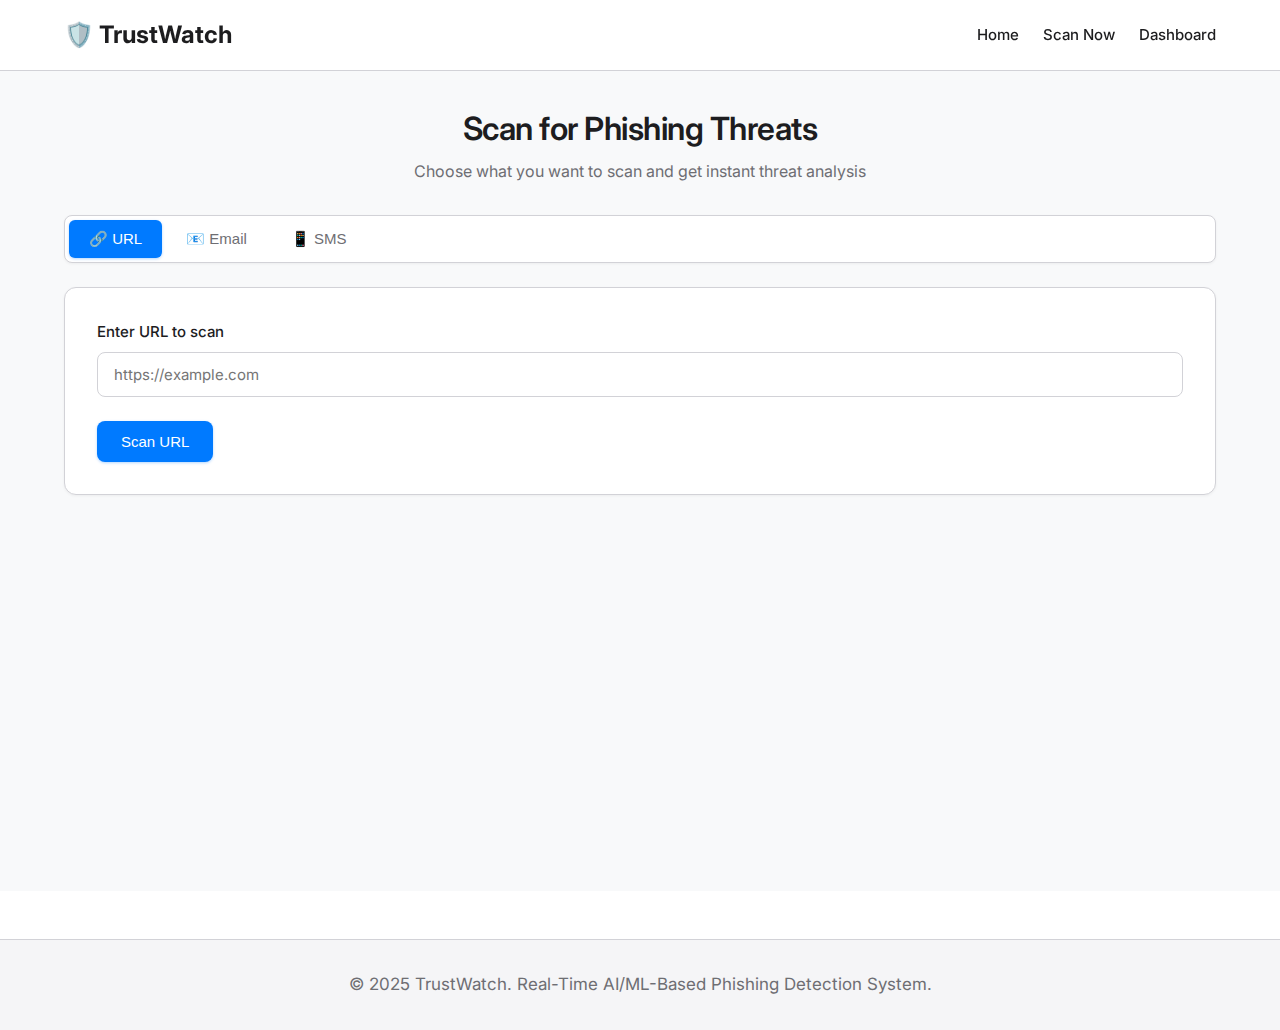
<file: trustwatch-phishing-detection/frontend/scan.html>
<!DOCTYPE html>
<html lang="en">

<head>
    <meta charset="UTF-8">
    <meta name="viewport" content="width=device-width, initial-scale=1.0">
    <title>Scan - TrustWatch</title>
    <meta name="description" content="Scan URLs, emails, and SMS messages for phishing threats">
    <link rel="stylesheet" href="css/style.css">
    <link rel="stylesheet" href="css/scan-enhanced.css">
</head>

<body>
    <!-- Navigation -->
    <nav>
        <div class="nav-container">
            <a href="index.html" class="logo">🛡️ TrustWatch</a>
            <ul class="nav-links">
                <li><a href="index.html">Home</a></li>
                <li><a href="scan.html">Scan Now</a></li>
                <li><a href="dashboard.html">Dashboard</a></li>
            </ul>
        </div>
    </nav>

    <!-- Scan Section -->
    <section class="scan-section">
        <div class="container">
            <h1 class="text-center mb-4">Scan for Phishing Threats</h1>
            <p class="text-center mb-4">Choose what you want to scan and get instant threat analysis</p>

            <!-- Tabs -->
            <div class="tabs">
                <button class="tab active" data-tab="url">🔗 URL</button>
                <button class="tab" data-tab="email">📧 Email</button>
                <button class="tab" data-tab="sms">📱 SMS</button>
            </div>

            <!-- URL Scan Tab -->
            <div class="tab-content active" id="url-tab">
                <div class="card">
                    <form id="url-form">
                        <div class="form-group">
                            <label for="url-input">Enter URL to scan</label>
                            <input type="url" id="url-input" placeholder="https://example.com" required>
                        </div>
                        <button type="submit" class="btn btn-primary btn-large">Scan URL</button>
                    </form>
                </div>
            </div>

            <!-- Email Scan Tab -->
            <div class="tab-content" id="email-tab">
                <div class="card">
                    <form id="email-form">
                        <div class="form-group">
                            <label for="email-input">Paste email content</label>
                            <textarea id="email-input" placeholder="Paste the email content here..."
                                required></textarea>
                        </div>
                        <div class="form-group">
                            <label for="email-language">Language</label>
                            <select id="email-language">
                                <option value="english">English</option>
                                <option value="hindi">Hindi (हिंदी)</option>
                                <option value="tamil">Tamil (தமிழ்)</option>
                                <option value="telugu">Telugu (తెలుగు)</option>
                            </select>
                        </div>
                        <button type="submit" class="btn btn-primary btn-large">Scan Email</button>
                    </form>

                    <!-- Email Sharing Guide -->
                    <div class="email-guide">
                        <h4>💡 How to Share Suspicious Emails</h4>
                        <ol>
                            <li>Open the suspicious email in your email client</li>
                            <li>Select all the email content (Ctrl+A or Cmd+A)</li>
                            <li>Copy the content (Ctrl+C or Cmd+C)</li>
                            <li>Paste it into the text area above</li>
                            <li>Click "Scan Email" to analyze for threats</li>
                        </ol>
                        <p style="margin-top: 12px; font-size: 14px; color: #667eea;">
                            <strong>Tip:</strong> Include email headers for better detection accuracy!
                        </p>
                    </div>
                </div>
            </div>

            <!-- SMS Scan Tab -->
            <div class="tab-content" id="sms-tab">
                <div class="card">
                    <form id="sms-form">
                        <div class="form-group">
                            <label for="sms-input">Paste SMS message</label>
                            <textarea id="sms-input" placeholder="Paste the SMS message here..." required></textarea>
                        </div>
                        <div class="form-group">
                            <label for="sms-language">Language</label>
                            <select id="sms-language">
                                <option value="english">English</option>
                                <option value="hindi">Hindi (हिंदी)</option>
                                <option value="tamil">Tamil (தமிழ்)</option>
                                <option value="telugu">Telugu (తెలుగు)</option>
                            </select>
                        </div>
                        <button type="submit" class="btn btn-primary btn-large">Scan SMS</button>
                    </form>
                </div>
            </div>

            <!-- Loading State -->
            <div class="loading" id="loading">
                <div class="spinner"></div>
                <p>Analyzing for threats...</p>
                <div class="scan-progress">
                    <div class="scan-progress-bar" id="progress-bar"></div>
                </div>
            </div>

            <!-- Results Display -->
            <div class="results" id="results">
                <div class="card">
                    <h2 class="mb-3">Scan Results</h2>

                    <!-- Threat Score -->
                    <div class="threat-score">
                        <div class="score-circle" id="score-circle">
                            <span id="score-value">0</span>
                        </div>
                        <h3 id="risk-level">Risk Level</h3>
                        <span class="risk-badge" id="risk-badge">Low</span>
                    </div>

                    <!-- Details -->
                    <div class="mt-4">
                        <h4>Analysis Details</h4>
                        <p id="recommendation" class="mt-2"></p>
                        <p class="mt-2" style="font-size: 14px; color: var(--text-tertiary);">
                            Response Time: <strong id="response-time">0ms</strong> |
                            Confidence: <strong id="confidence">0%</strong>
                        </p>
                    </div>

                    <!-- Indicators -->
                    <div class="indicators mt-4" id="indicators-section">
                        <h4>Detected Indicators</h4>
                        <ul id="indicators-list"></ul>
                    </div>

                    <!-- Additional Details -->
                    <div class="mt-4" id="details-section">
                        <h4>Additional Information</h4>
                        <div id="details-content"></div>
                    </div>

                    <!-- Scan Again Button -->
                    <div class="mt-4 text-center">
                        <button class="btn btn-secondary" onclick="resetScan()">Scan Another</button>
                    </div>
                </div>
            </div>
        </div>
    </section>

    <!-- Footer -->
    <footer>
        <div class="container">
            <p>&copy; 2025 TrustWatch. Real-Time AI/ML-Based Phishing Detection System.</p>
        </div>
    </footer>

    <script src="js/main.js"></script>
    <script src="js/scanner.js"></script>
</body>

</html>
</file>
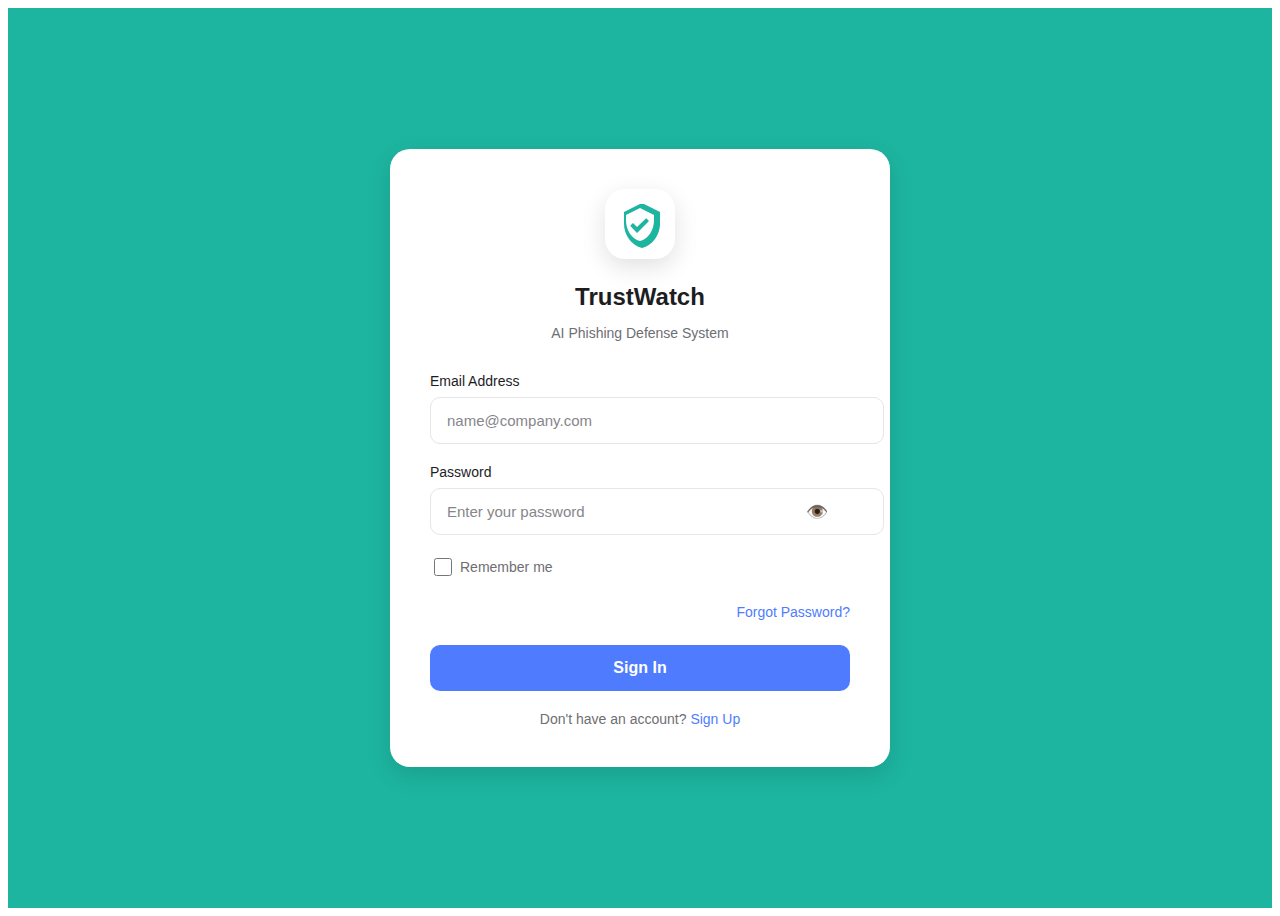
<file: trustwatch-phishing-detection/frontend/settings.html>
<!DOCTYPE html>
<html lang="en">

<head>
    <meta charset="UTF-8">
    <meta name="viewport" content="width=device-width, initial-scale=1.0">
    <title>Settings - TrustWatch</title>
    <link rel="stylesheet" href="css/style.css">
    <link rel="stylesheet" href="css/auth.css">
    <style>
        body {
            background: #F8F9FA;
            padding-bottom: 80px;
        }

        .settings-header {
            background: white;
            padding: 16px 20px;
            display: flex;
            align-items: center;
            gap: 16px;
            border-bottom: 1px solid #E5E5EA;
        }

        .settings-header h1 {
            font-size: 20px;
            font-weight: 600;
        }

        .settings-content {
            max-width: 500px;
            margin: 0 auto;
            padding: 20px;
        }

        .settings-section {
            background: white;
            border-radius: 12px;
            padding: 20px;
            margin-bottom: 16px;
            box-shadow: 0 2px 8px rgba(0, 0, 0, 0.04);
        }

        .settings-section h3 {
            font-size: 16px;
            font-weight: 600;
            margin-bottom: 16px;
            color: #1D1D1F;
        }

        .setting-item {
            display: flex;
            justify-content: space-between;
            align-items: center;
            padding: 12px 0;
            border-bottom: 1px solid #F0F0F0;
        }

        .setting-item:last-child {
            border-bottom: none;
        }

        .setting-info h4 {
            font-size: 14px;
            font-weight: 500;
            color: #1D1D1F;
            margin-bottom: 4px;
        }

        .setting-info p {
            font-size: 12px;
            color: #86868B;
        }

        /* Toggle Switch */
        .toggle-switch {
            position: relative;
            width: 50px;
            height: 28px;
        }

        .toggle-switch input {
            opacity: 0;
            width: 0;
            height: 0;
        }

        .toggle-slider {
            position: absolute;
            cursor: pointer;
            top: 0;
            left: 0;
            right: 0;
            bottom: 0;
            background-color: #E5E5EA;
            transition: 0.3s;
            border-radius: 28px;
        }

        .toggle-slider:before {
            position: absolute;
            content: "";
            height: 22px;
            width: 22px;
            left: 3px;
            bottom: 3px;
            background-color: white;
            transition: 0.3s;
            border-radius: 50%;
        }

        input:checked+.toggle-slider {
            background-color: #1DB5A0;
        }

        input:checked+.toggle-slider:before {
            transform: translateX(22px);
        }

        .logout-btn {
            width: 100%;
            padding: 14px;
            background: #FF3B30;
            color: white;
            border: none;
            border-radius: 10px;
            font-size: 16px;
            font-weight: 600;
            cursor: pointer;
            margin-top: 20px;
        }

        .logout-btn:hover {
            background: #D70015;
        }
    </style>
</head>

<body>
    <div class="settings-header">
        <button class="back-button" onclick="window.location.href='home.html'" style="position: static;">←</button>
        <h1>Settings</h1>
    </div>

    <div class="settings-content">
        <!-- Account Section -->
        <div class="settings-section">
            <h3>Account</h3>
            <div class="setting-item">
                <div class="setting-info">
                    <h4 id="user-name-settings">Loading...</h4>
                    <p id="user-email-settings">Loading...</p>
                </div>
            </div>
            <div class="setting-item">
                <div class="setting-info">
                    <h4>Subscription Plan</h4>
                    <p id="subscription-plan">Free</p>
                </div>
                <button class="btn btn-primary" onclick="window.location.href='subscription.html'"
                    style="padding: 8px 16px; font-size: 14px;">Upgrade</button>
            </div>
        </div>

        <!-- Protection Settings -->
        <div class="settings-section">
            <h3>Enable Protection</h3>
            <div class="setting-item">
                <div class="setting-info">
                    <h4>📱 SMS Messages</h4>
                    <p>Scan text messages for phishing and smishing attacks</p>
                </div>
                <label class="toggle-switch">
                    <input type="checkbox" id="sms-protection">
                    <span class="toggle-slider"></span>
                </label>
            </div>
            <div class="setting-item">
                <div class="setting-info">
                    <h4>📧 Email Access</h4>
                    <p>Analyze emails for malicious links and attachments</p>
                </div>
                <label class="toggle-switch">
                    <input type="checkbox" id="email-protection">
                    <span class="toggle-slider"></span>
                </label>
            </div>
            <div class="setting-item">
                <div class="setting-info">
                    <h4>🔔 Notifications</h4>
                    <p>Get real-time alerts about detected threats</p>
                </div>
                <label class="toggle-switch">
                    <input type="checkbox" id="notifications" checked>
                    <span class="toggle-slider"></span>
                </label>
            </div>
        </div>

        <!-- Privacy -->
        <div class="settings-section">
            <h3>Privacy</h3>
            <p style="font-size: 12px; color: #86868B; line-height: 1.6;">
                Your data stays on your device. We only analyze content locally and never send data to third parties.
            </p>
        </div>

        <button class="logout-btn" onclick="logout()">Logout</button>
    </div>

    <script>
        const API_URL = 'http://localhost:5000';
        const sessionToken = localStorage.getItem('session_token');
        const user = JSON.parse(localStorage.getItem('user') || '{}');

        if (!sessionToken) {
            window.location.href = 'login.html';
        }

        // Display user info
        document.getElementById('user-name-settings').textContent = user.full_name || 'User';
        document.getElementById('user-email-settings').textContent = user.email || '';
        document.getElementById('subscription-plan').textContent = user.subscription_plan === 'premium' ? 'Premium' : 'Free';

        // Load settings
        async function loadSettings() {
            try {
                const response = await fetch(`${API_URL}/api/user/settings`, {
                    headers: {
                        'Authorization': `Bearer ${sessionToken}`
                    }
                });
                const settings = await response.json();

                document.getElementById('sms-protection').checked = settings.sms_protection || false;
                document.getElementById('email-protection').checked = settings.email_protection || false;
                document.getElementById('notifications').checked = settings.notifications !== false;
            } catch (error) {
                console.error('Error loading settings:', error);
            }
        }

        // Save settings when toggled
        async function saveSettings() {
            const settings = {
                sms_protection: document.getElementById('sms-protection').checked,
                email_protection: document.getElementById('email-protection').checked,
                notifications: document.getElementById('notifications').checked
            };

            try {
                await fetch(`${API_URL}/api/user/settings`, {
                    method: 'POST',
                    headers: {
                        'Authorization': `Bearer ${sessionToken}`,
                        'Content-Type': 'application/json'
                    },
                    body: JSON.stringify(settings)
                });
            } catch (error) {
                console.error('Error saving settings:', error);
            }
        }

        // Add event listeners to toggles
        document.getElementById('sms-protection').addEventListener('change', saveSettings);
        document.getElementById('email-protection').addEventListener('change', saveSettings);
        document.getElementById('notifications').addEventListener('change', saveSettings);

        // Logout function
        async function logout() {
            try {
                await fetch(`${API_URL}/api/auth/logout`, {
                    method: 'POST',
                    headers: {
                        'Content-Type': 'application/json'
                    },
                    body: JSON.stringify({ session_token: sessionToken })
                });
            } catch (error) {
                console.error('Error logging out:', error);
            }

            localStorage.removeItem('session_token');
            localStorage.removeItem('user');
            window.location.href = 'login.html';
        }

        loadSettings();
    </script>
</body>

</html>
</file>
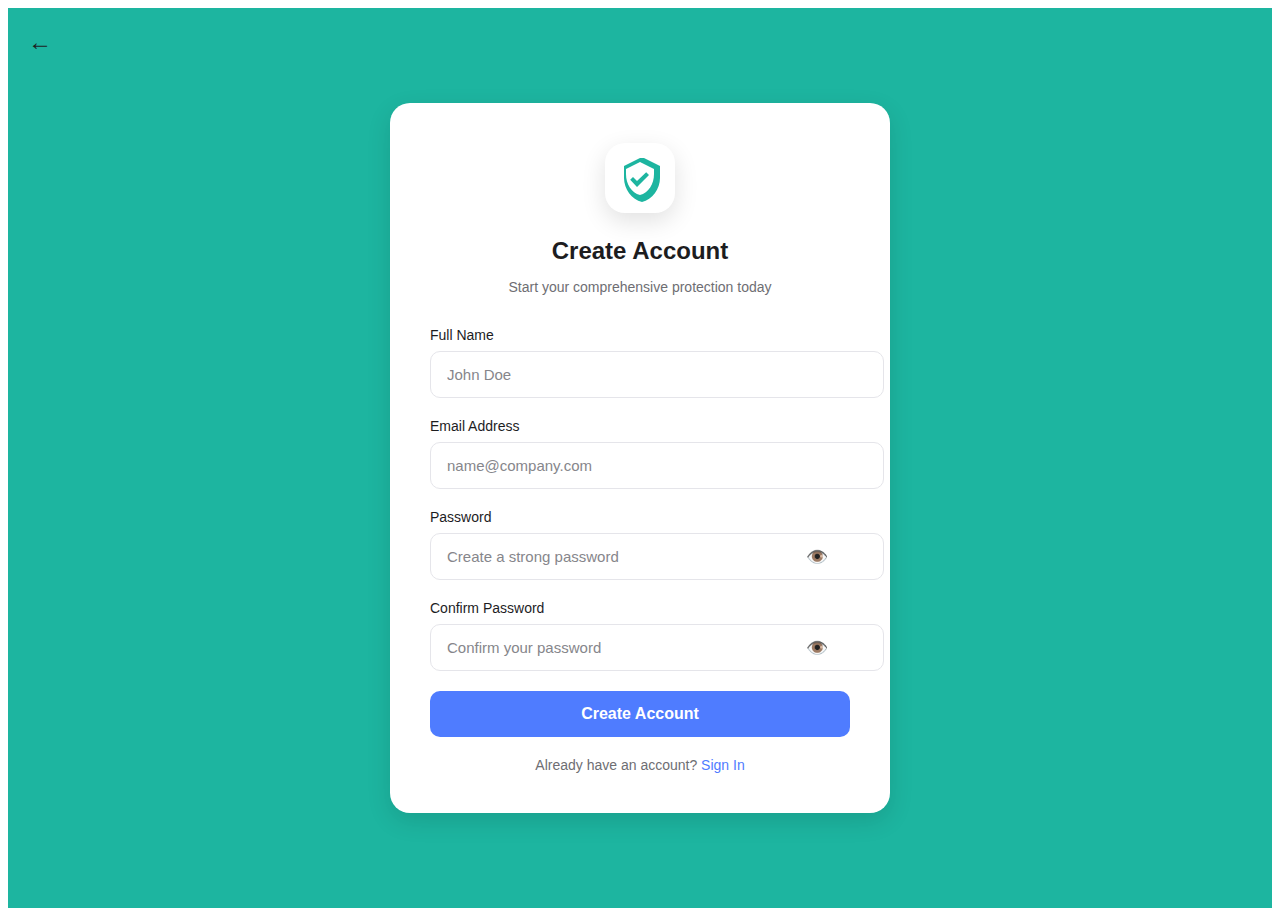
<file: trustwatch-phishing-detection/frontend/signup.html>
<!DOCTYPE html>
<html lang="en">

<head>
    <meta charset="UTF-8">
    <meta name="viewport" content="width=device-width, initial-scale=1.0">
    <title>Sign Up - TrustWatch</title>
    <link rel="stylesheet" href="css/auth.css">
</head>

<body>
    <div class="auth-container">
        <button class="back-button" onclick="window.location.href='login.html'">←</button>

        <div class="auth-card">
            <div class="logo-icon">
                <svg viewBox="0 0 24 24" xmlns="http://www.w3.org/2000/svg">
                    <path
                        d="M12 2L4 6v6c0 5.55 3.84 10.74 9 12 5.16-1.26 9-6.45 9-12V6l-8-4zm0 18.5c-4.28-1.04-7-5.46-7-10.5V7.5l7-3.5 7 3.5V10c0 5.04-2.72 9.46-7 10.5z" />
                    <path d="M10.5 13.5l-2-2-1.41 1.41L10.5 16.5l6-6-1.41-1.41z" />
                </svg>
            </div>

            <h2>Create Account</h2>
            <p class="subtitle">Start your comprehensive protection today</p>

            <div id="error-message" class="error-message" style="display: none;"></div>
            <div id="success-message" class="success-message" style="display: none;"></div>

            <form id="signup-form">
                <div class="form-group">
                    <label for="full-name">Full Name</label>
                    <input type="text" id="full-name" placeholder="John Doe" required>
                </div>

                <div class="form-group">
                    <label for="email">Email Address</label>
                    <input type="email" id="email" placeholder="name@company.com" required>
                </div>

                <div class="form-group">
                    <label for="password">Password</label>
                    <div class="password-input-wrapper">
                        <input type="password" id="password" placeholder="Create a strong password" required
                            minlength="6">
                        <button type="button" class="password-toggle" onclick="togglePassword('password')">
                            👁️
                        </button>
                    </div>
                </div>

                <div class="form-group">
                    <label for="confirm-password">Confirm Password</label>
                    <div class="password-input-wrapper">
                        <input type="password" id="confirm-password" placeholder="Confirm your password" required
                            minlength="6">
                        <button type="button" class="password-toggle" onclick="togglePassword('confirm-password')">
                            👁️
                        </button>
                    </div>
                </div>

                <button type="submit" class="btn-auth btn-primary-auth" id="signup-btn">
                    Create Account
                </button>
            </form>

            <div class="auth-link">
                Already have an account? <a href="login.html">Sign In</a>
            </div>
        </div>
    </div>

    <script>
        const API_URL = 'http://localhost:5000';

        function togglePassword(inputId) {
            const passwordInput = document.getElementById(inputId);
            passwordInput.type = passwordInput.type === 'password' ? 'text' : 'password';
        }

        function showError(message) {
            const errorDiv = document.getElementById('error-message');
            errorDiv.textContent = message;
            errorDiv.style.display = 'block';
            document.getElementById('success-message').style.display = 'none';
        }

        function showSuccess(message) {
            const successDiv = document.getElementById('success-message');
            successDiv.textContent = message;
            successDiv.style.display = 'block';
            document.getElementById('error-message').style.display = 'none';
        }

        function hideMessages() {
            document.getElementById('error-message').style.display = 'none';
            document.getElementById('success-message').style.display = 'none';
        }

        document.getElementById('signup-form').addEventListener('submit', async (e) => {
            e.preventDefault();
            hideMessages();

            const fullName = document.getElementById('full-name').value;
            const email = document.getElementById('email').value;
            const password = document.getElementById('password').value;
            const confirmPassword = document.getElementById('confirm-password').value;
            const signupBtn = document.getElementById('signup-btn');

            // Validate passwords match
            if (password !== confirmPassword) {
                showError('Passwords do not match');
                return;
            }

            signupBtn.innerHTML = '<span class="spinner-auth"></span> Creating account...';
            signupBtn.disabled = true;

            try {
                const response = await fetch(`${API_URL}/api/auth/signup`, {
                    method: 'POST',
                    headers: {
                        'Content-Type': 'application/json'
                    },
                    body: JSON.stringify({
                        full_name: fullName,
                        email,
                        password
                    })
                });

                const data = await response.json();

                if (data.success) {
                    // Store email for verification page
                    localStorage.setItem('pending_email', email);

                    // Show appropriate message based on email delivery status
                    if (data.email_sent) {
                        // Email sent successfully - don't show code
                        showSuccess(`Account created! Please check your email (${email}) for the verification code.`);
                    } else {
                        // Email failed - show code as fallback
                        if (data.verification_code) {
                            localStorage.setItem('verification_code', data.verification_code);
                            showSuccess(`Account created! Verification code: ${data.verification_code}`);
                        } else {
                            showSuccess(`Account created! Please check your email (${email}) for the verification code.`);
                        }
                    }

                    // Redirect to verification page after 3 seconds
                    setTimeout(() => {
                        window.location.href = 'verify.html';
                    }, 3000);
                } else {
                    showError(data.error || 'Signup failed');
                    signupBtn.innerHTML = 'Create Account';
                    signupBtn.disabled = false;
                }
            } catch (error) {
                showError('Unable to connect to server. Please make sure the backend is running.');
                signupBtn.innerHTML = 'Create Account';
                signupBtn.disabled = false;
            }
        });
    </script>
</body>

</html>
</file>
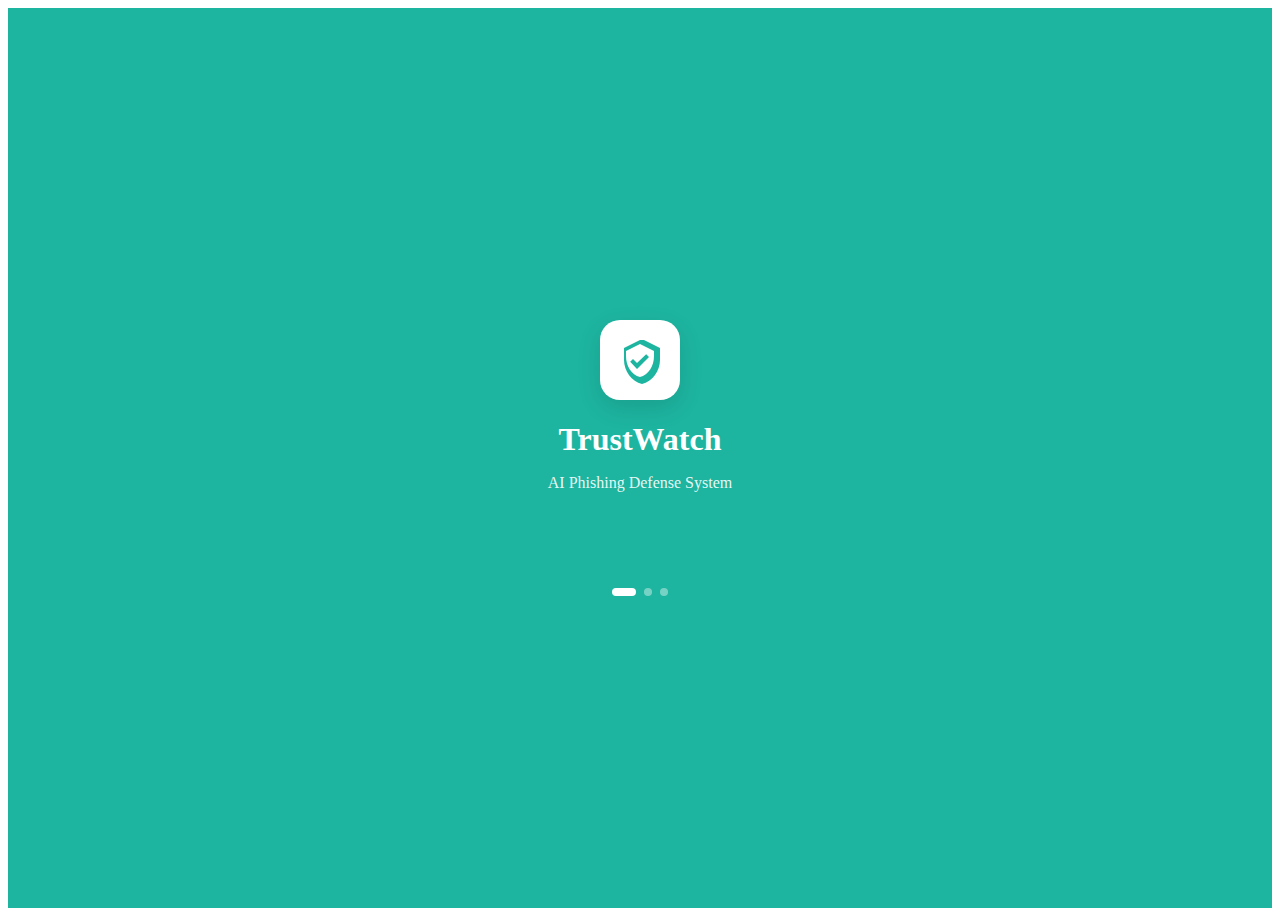
<file: trustwatch-phishing-detection/frontend/splash.html>
<!DOCTYPE html>
<html lang="en">

<head>
    <meta charset="UTF-8">
    <meta name="viewport" content="width=device-width, initial-scale=1.0">
    <title>Welcome - TrustWatch</title>
    <link rel="stylesheet" href="css/auth.css">
</head>

<body>
    <div class="splash-screen">
        <div class="logo-container">
            <div class="logo-icon">
                <svg viewBox="0 0 24 24" xmlns="http://www.w3.org/2000/svg">
                    <path
                        d="M12 2L4 6v6c0 5.55 3.84 10.74 9 12 5.16-1.26 9-6.45 9-12V6l-8-4zm0 18.5c-4.28-1.04-7-5.46-7-10.5V7.5l7-3.5 7 3.5V10c0 5.04-2.72 9.46-7 10.5z" />
                    <path d="M10.5 13.5l-2-2-1.41 1.41L10.5 16.5l6-6-1.41-1.41z" />
                </svg>
            </div>
            <h1 class="app-title">TrustWatch</h1>
            <p class="app-subtitle">AI Phishing Defense System</p>
        </div>

        <div class="splash-dots">
            <div class="dot active"></div>
            <div class="dot"></div>
            <div class="dot"></div>
        </div>
    </div>

    <script>
        // Auto-redirect to login after 2 seconds
        setTimeout(() => {
            window.location.href = 'login.html';
        }, 2000);
    </script>
</body>

</html>
</file>
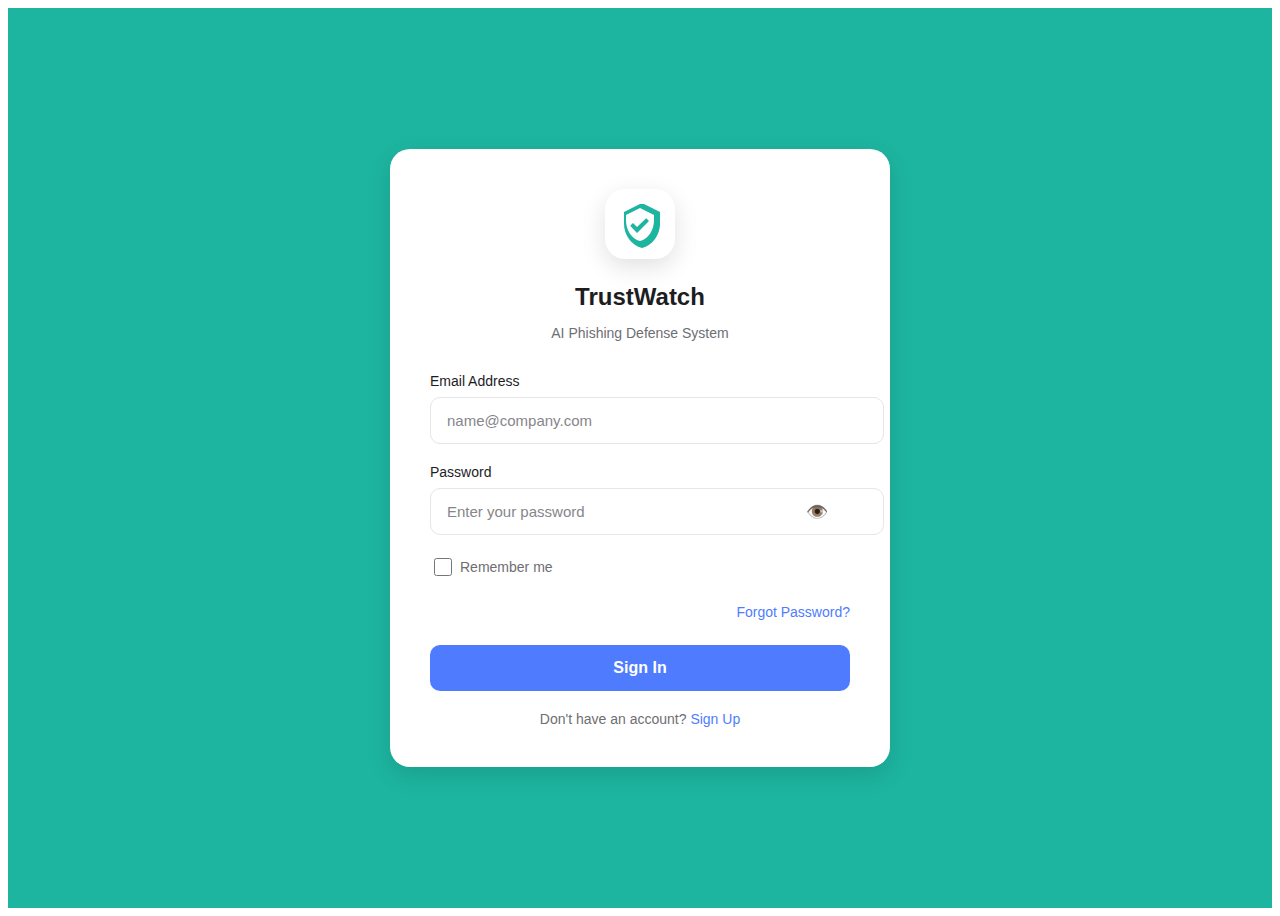
<file: trustwatch-phishing-detection/frontend/subscription.html>
<!DOCTYPE html>
<html lang="en">

<head>
    <meta charset="UTF-8">
    <meta name="viewport" content="width=device-width, initial-scale=1.0">
    <title>Subscription - TrustWatch</title>
    <link rel="stylesheet" href="css/style.css">
    <link rel="stylesheet" href="css/auth.css">
    <style>
        body {
            background: #F8F9FA;
        }

        .subscription-header {
            background: white;
            padding: 16px 20px;
            display: flex;
            align-items: center;
            gap: 16px;
            border-bottom: 1px solid #E5E5EA;
        }

        .subscription-header h1 {
            font-size: 20px;
            font-weight: 600;
        }

        .subscription-content {
            max-width: 500px;
            margin: 0 auto;
            padding: 20px;
        }

        .plan-card {
            background: white;
            border-radius: 16px;
            padding: 24px;
            margin-bottom: 16px;
            border: 2px solid #E5E5EA;
            transition: all 0.3s;
        }

        .plan-card.recommended {
            border-color: #1DB5A0;
            background: linear-gradient(135deg, rgba(29, 181, 160, 0.05) 0%, rgba(29, 181, 160, 0.02) 100%);
        }

        .plan-badge {
            display: inline-block;
            background: #1DB5A0;
            color: white;
            padding: 4px 12px;
            border-radius: 12px;
            font-size: 11px;
            font-weight: 600;
            text-transform: uppercase;
            margin-bottom: 12px;
        }

        .plan-card h3 {
            font-size: 24px;
            font-weight: 700;
            margin-bottom: 8px;
        }

        .plan-price {
            font-size: 36px;
            font-weight: 700;
            color: #1DB5A0;
            margin-bottom: 4px;
        }

        .plan-price span {
            font-size: 16px;
            color: #86868B;
            font-weight: 400;
        }

        .plan-features {
            list-style: none;
            padding: 0;
            margin: 20px 0;
        }

        .plan-features li {
            padding: 10px 0;
            font-size: 14px;
            color: #1D1D1F;
            display: flex;
            align-items: center;
            gap: 8px;
        }

        .plan-features li:before {
            content: "✓";
            color: #1DB5A0;
            font-weight: 700;
            font-size: 16px;
        }

        .plan-btn {
            width: 100%;
            padding: 14px;
            border: none;
            border-radius: 10px;
            font-size: 16px;
            font-weight: 600;
            cursor: pointer;
            transition: all 0.2s;
        }

        .plan-btn.primary {
            background: #4F7CFF;
            color: white;
        }

        .plan-btn.primary:hover {
            background: #3D63E5;
            transform: translateY(-1px);
        }

        .plan-btn.secondary {
            background: #F0F0F0;
            color: #1D1D1F;
        }

        .plan-btn.secondary:hover {
            background: #E5E5EA;
        }
    </style>
</head>

<body>
    <div class="subscription-header">
        <button class="back-button" onclick="window.location.href='settings.html'" style="position: static;">←</button>
        <h1>Choose Your Plan</h1>
    </div>

    <div class="subscription-content">
        <p style="text-align: center; color: #86868B; margin-bottom: 24px;">
            Select the protection level that's right for you
        </p>

        <!-- Free Plan -->
        <div class="plan-card">
            <h3>Free</h3>
            <div class="plan-price">₹0 <span>/month</span></div>
            <ul class="plan-features">
                <li>Real-time phishing detection</li>
                <li>Manual URL scanning</li>
                <li>Up to 10 scans per day</li>
                <li>Email support</li>
            </ul>
            <button class="plan-btn secondary" onclick="selectPlan('free')">
                Continue with Free
            </button>
        </div>

        <!-- Premium Plan -->
        <div class="plan-card recommended">
            <span class="plan-badge">Most Popular</span>
            <h3>Premium</h3>
            <div class="plan-price">₹299 <span>/month</span></div>
            <ul class="plan-features">
                <li>Advanced AI detection</li>
                <li>Unlimited SMS & Email scanning</li>
                <li>Unlimited scans</li>
                <li>Priority support</li>
                <li>Multi-language support</li>
                <li>Threat intelligence reports</li>
            </ul>
            <button class="plan-btn primary" onclick="selectPlan('premium')">
                Upgrade to Premium
            </button>
        </div>

        <p style="text-align: center; font-size: 12px; color: #86868B; margin-top: 20px;">
            You can cancel or change your plan at any time
        </p>
    </div>

    <script>
        const API_URL = 'http://localhost:5000';
        const sessionToken = localStorage.getItem('session_token');

        if (!sessionToken) {
            window.location.href = 'login.html';
        }

        async function selectPlan(plan) {
            if (plan === 'free') {
                window.location.href = 'home.html';
                return;
            }

            // For premium, show payment page
            if (confirm(`Upgrade to Premium for ₹299/month?\n\nThis is a demo - no actual payment will be processed.`)) {
                try {
                    const response = await fetch(`${API_URL}/api/user/subscription`, {
                        method: 'POST',
                        headers: {
                            'Authorization': `Bearer ${sessionToken}`,
                            'Content-Type': 'application/json'
                        },
                        body: JSON.stringify({ plan: 'premium' })
                    });

                    const data = await response.json();

                    if (data.success) {
                        // Update local storage
                        const user = JSON.parse(localStorage.getItem('user') || '{}');
                        user.subscription_plan = 'premium';
                        localStorage.setItem('user', JSON.stringify(user));

                        alert('Successfully upgraded to Premium! 🎉');
                        window.location.href = 'home.html';
                    } else {
                        alert('Upgrade failed. Please try again.');
                    }
                } catch (error) {
                    console.error('Error upgrading subscription:', error);
                    alert('Unable to connect to server.');
                }
            }
        }
    </script>
</body>

</html>
</file>
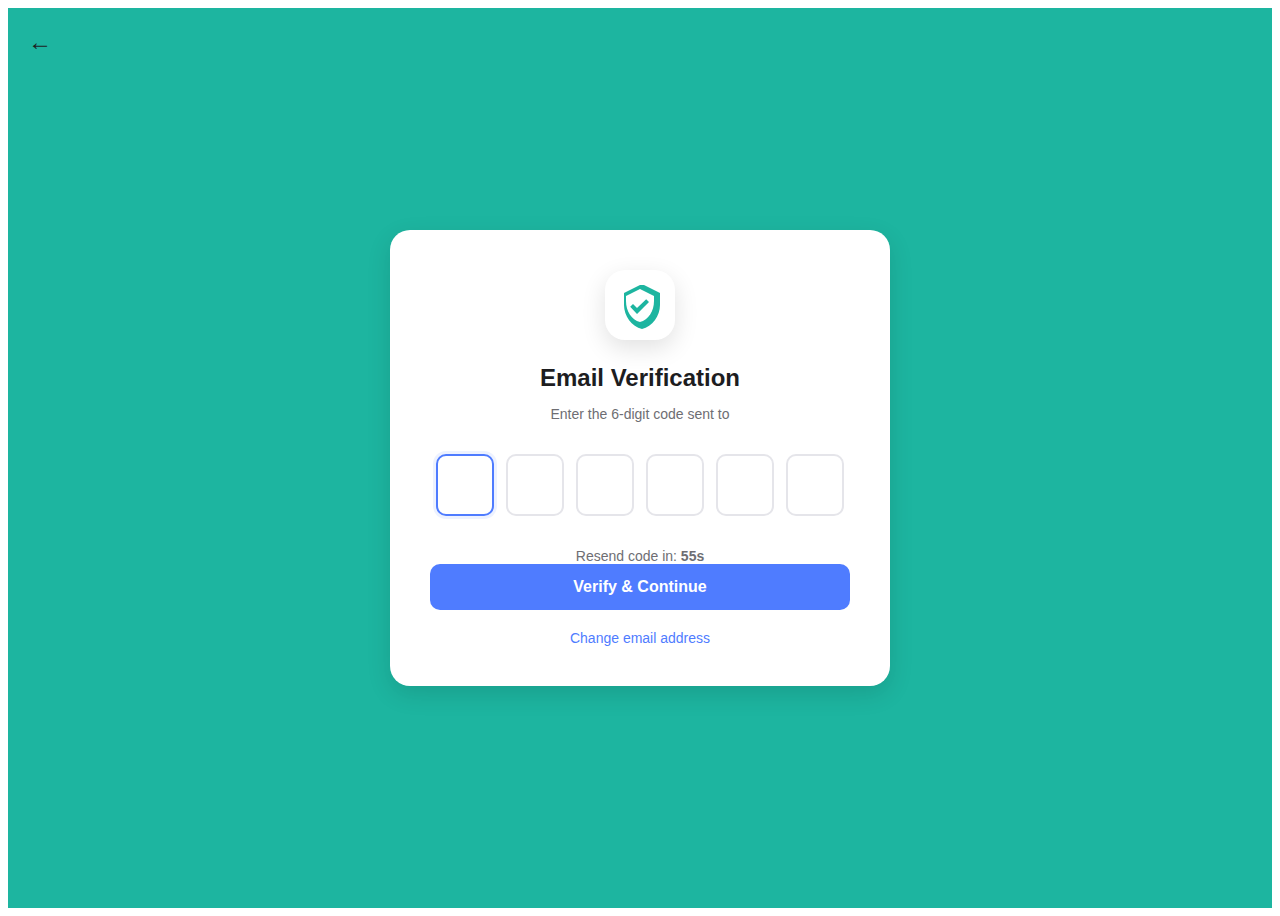
<file: trustwatch-phishing-detection/frontend/verify.html>
<!DOCTYPE html>
<html lang="en">

<head>
    <meta charset="UTF-8">
    <meta name="viewport" content="width=device-width, initial-scale=1.0">
    <title>Email Verification - TrustWatch</title>
    <link rel="stylesheet" href="css/auth.css">
</head>

<body>
    <div class="auth-container">
        <button class="back-button" onclick="window.location.href='signup.html'">←</button>

        <div class="auth-card">
            <div class="logo-icon">
                <svg viewBox="0 0 24 24" xmlns="http://www.w3.org/2000/svg">
                    <path
                        d="M12 2L4 6v6c0 5.55 3.84 10.74 9 12 5.16-1.26 9-6.45 9-12V6l-8-4zm0 18.5c-4.28-1.04-7-5.46-7-10.5V7.5l7-3.5 7 3.5V10c0 5.04-2.72 9.46-7 10.5z" />
                    <path d="M10.5 13.5l-2-2-1.41 1.41L10.5 16.5l6-6-1.41-1.41z" />
                </svg>
            </div>

            <h2>Email Verification</h2>
            <p class="subtitle">Enter the 6-digit code sent to<br><strong id="user-email"></strong></p>

            <div id="error-message" class="error-message" style="display: none;"></div>
            <div id="success-message" class="success-message" style="display: none;"></div>

            <form id="verify-form">
                <div class="code-inputs">
                    <input type="text" class="code-input" maxlength="1" id="code-1" required>
                    <input type="text" class="code-input" maxlength="1" id="code-2" required>
                    <input type="text" class="code-input" maxlength="1" id="code-3" required>
                    <input type="text" class="code-input" maxlength="1" id="code-4" required>
                    <input type="text" class="code-input" maxlength="1" id="code-5" required>
                    <input type="text" class="code-input" maxlength="1" id="code-6" required>
                </div>

                <div class="resend-code">
                    Resend code in: <strong id="timer">55s</strong>
                </div>

                <button type="submit" class="btn-auth btn-primary-auth" id="verify-btn">
                    Verify & Continue
                </button>
            </form>

            <div class="auth-link">
                <a href="login.html">Change email address</a>
            </div>
        </div>
    </div>

    <script>
        const API_URL = 'http://localhost:5000';
        const email = localStorage.getItem('pending_email') || '';
        const expectedCode = localStorage.getItem('verification_code') || '';

        document.getElementById('user-email').textContent = email;

        // Auto-focus and auto-advance code inputs
        const codeInputs = document.querySelectorAll('.code-input');
        codeInputs.forEach((input, index) => {
            input.addEventListener('input', (e) => {
                if (e.target.value.length === 1 && index < codeInputs.length - 1) {
                    codeInputs[index + 1].focus();
                }
            });

            input.addEventListener('keydown', (e) => {
                if (e.key === 'Backspace' && e.target.value === '' && index > 0) {
                    codeInputs[index - 1].focus();
                }
            });
        });

        // Focus first input
        codeInputs[0].focus();

        function showError(message) {
            const errorDiv = document.getElementById('error-message');
            errorDiv.textContent = message;
            errorDiv.style.display = 'block';
            document.getElementById('success-message').style.display = 'none';
        }

        function showSuccess(message) {
            const successDiv = document.getElementById('success-message');
            successDiv.textContent = message;
            successDiv.style.display = 'block';
            document.getElementById('error-message').style.display = 'none';
        }

        function hideMessages() {
            document.getElementById('error-message').style.display = 'none';
            document.getElementById('success-message').style.display = 'none';
        }

        document.getElementById('verify-form').addEventListener('submit', async (e) => {
            e.preventDefault();
            hideMessages();

            // Get code from inputs
            const code = Array.from(codeInputs).map(input => input.value).join('');
            const verifyBtn = document.getElementById('verify-btn');

            if (code.length !== 6) {
                showError('Please enter all 6 digits');
                return;
            }

            verifyBtn.innerHTML = '<span class="spinner-auth"></span> Verifying...';
            verifyBtn.disabled = true;

            try {
                const response = await fetch(`${API_URL}/api/auth/verify`, {
                    method: 'POST',
                    headers: {
                        'Content-Type': 'application/json'
                    },
                    body: JSON.stringify({ email, code })
                });

                const data = await response.json();

                if (data.success) {
                    showSuccess('Email verified successfully!');
                    localStorage.removeItem('pending_email');
                    localStorage.removeItem('verification_code');

                    // Redirect to login after 1 second
                    setTimeout(() => {
                        window.location.href = 'login.html';
                    }, 1000);
                } else {
                    showError(data.error || 'Verification failed');
                    verifyBtn.innerHTML = 'Verify & Continue';
                    verifyBtn.disabled = false;
                }
            } catch (error) {
                showError('Unable to connect to server. Please make sure the backend is running.');
                verifyBtn.innerHTML = 'Verify & Continue';
                verifyBtn.disabled = false;
            }
        });

        // Timer countdown
        let timeLeft = 55;
        const timerElement = document.getElementById('timer');
        const countdown = setInterval(() => {
            timeLeft--;
            timerElement.textContent = timeLeft + 's';
            if (timeLeft <= 0) {
                clearInterval(countdown);
                timerElement.parentElement.innerHTML = '<button onclick="resendCode()">Resend Code</button>';
            }
        }, 1000);

        function resendCode() {
            alert('Resend code functionality would be implemented here');
        }
    </script>
</body>

</html>
</file>
<file: trustwatch-phishing-detection/frontend/css/style.css>
/* 
TrustWatch - Clean Apple-Style CSS
No gradients, clean minimalist design
*/

/* Import SF Pro-like font */
@import url('https://fonts.googleapis.com/css2?family=Inter:wght@300;400;500;600;700&display=swap');

/* CSS Variables - Apple-inspired color palette */
:root {
    /* Colors - No gradients, solid colors only */
    --primary-color: #007AFF;
    --primary-hover: #0051D5;
    --success-color: #34C759;
    --warning-color: #FF9500;
    --danger-color: #FF3B30;
    --critical-color: #D70015;
    
    /* Neutrals */
    --bg-primary: #FFFFFF;
    --bg-secondary: #F5F5F7;
    --bg-tertiary: #E8E8ED;
    --text-primary: #1D1D1F;
    --text-secondary: #6E6E73;
    --text-tertiary: #86868B;
    
    /* Borders */
    --border-color: #D2D2D7;
    --border-radius: 12px;
    --border-radius-sm: 8px;
    
    /* Shadows */
    --shadow-sm: 0 1px 3px rgba(0, 0, 0, 0.08);
    --shadow-md: 0 4px 12px rgba(0, 0, 0, 0.1);
    --shadow-lg: 0 8px 24px rgba(0, 0, 0, 0.12);
    
    /* Spacing */
    --spacing-xs: 8px;
    --spacing-sm: 16px;
    --spacing-md: 24px;
    --spacing-lg: 32px;
    --spacing-xl: 48px;
    
    /* Typography */
    --font-family: 'Inter', -apple-system, BlinkMacSystemFont, 'Segoe UI', sans-serif;
}

/* Reset and Base Styles */
* {
    margin: 0;
    padding: 0;
    box-sizing: border-box;
}

body {
    font-family: var(--font-family);
    background-color: var(--bg-primary);
    color: var(--text-primary);
    line-height: 1.6;
    -webkit-font-smoothing: antialiased;
    -moz-osx-font-smoothing: grayscale;
}

/* Typography */
h1 {
    font-size: 48px;
    font-weight: 700;
    line-height: 1.1;
    letter-spacing: -0.5px;
}

h2 {
    font-size: 36px;
    font-weight: 600;
    line-height: 1.2;
    letter-spacing: -0.3px;
}

h3 {
    font-size: 24px;
    font-weight: 600;
    line-height: 1.3;
}

h4 {
    font-size: 20px;
    font-weight: 600;
}

p {
    font-size: 17px;
    color: var(--text-secondary);
    line-height: 1.5;
}

/* Navigation */
nav {
    background-color: rgba(255, 255, 255, 0.8);
    backdrop-filter: blur(20px);
    border-bottom: 1px solid var(--border-color);
    position: sticky;
    top: 0;
    z-index: 1000;
}

.nav-container {
    max-width: 1200px;
    margin: 0 auto;
    padding: var(--spacing-sm) var(--spacing-md);
    display: flex;
    justify-content: space-between;
    align-items: center;
}

.logo {
    font-size: 24px;
    font-weight: 700;
    color: var(--text-primary);
    text-decoration: none;
}

.nav-links {
    display: flex;
    gap: var(--spacing-md);
    list-style: none;
}

.nav-links a {
    color: var(--text-primary);
    text-decoration: none;
    font-size: 15px;
    font-weight: 500;
    transition: color 0.2s ease;
}

.nav-links a:hover {
    color: var(--primary-color);
}

/* Container */
.container {
    max-width: 1200px;
    margin: 0 auto;
    padding: 0 var(--spacing-md);
}

/* Hero Section */
.hero {
    text-align: center;
    padding: var(--spacing-xl) 0;
    background-color: var(--bg-primary);
}

.hero h1 {
    margin-bottom: var(--spacing-sm);
}

.hero p {
    font-size: 21px;
    margin-bottom: var(--spacing-lg);
    max-width: 700px;
    margin-left: auto;
    margin-right: auto;
}

/* Buttons */
.btn {
    display: inline-block;
    padding: 12px 24px;
    border-radius: var(--border-radius-sm);
    font-size: 17px;
    font-weight: 500;
    text-decoration: none;
    border: none;
    cursor: pointer;
    transition: all 0.2s ease;
}

.btn-primary {
    background-color: var(--primary-color);
    color: white;
}

.btn-primary:hover {
    background-color: var(--primary-hover);
    transform: translateY(-1px);
}

.btn-secondary {
    background-color: var(--bg-tertiary);
    color: var(--text-primary);
}

.btn-secondary:hover {
    background-color: var(--border-color);
}

.btn-large {
    padding: 16px 32px;
    font-size: 19px;
}

/* Cards */
.card {
    background-color: var(--bg-primary);
    border: 1px solid var(--border-color);
    border-radius: var(--border-radius);
    padding: var(--spacing-md);
    box-shadow: var(--shadow-sm);
    transition: all 0.3s ease;
}

.card:hover {
    box-shadow: var(--shadow-md);
    transform: translateY(-2px);
}

/* Features Grid */
.features {
    padding: var(--spacing-xl) 0;
    background-color: var(--bg-secondary);
}

.features-grid {
    display: grid;
    grid-template-columns: repeat(auto-fit, minmax(300px, 1fr));
    gap: var(--spacing-md);
    margin-top: var(--spacing-lg);
}

.feature-card {
    text-align: center;
    padding: var(--spacing-lg);
}

.feature-icon {
    font-size: 48px;
    margin-bottom: var(--spacing-sm);
}

.feature-card h3 {
    margin-bottom: var(--spacing-xs);
}

/* Scan Interface */
.scan-section {
    padding: var(--spacing-xl) 0;
}

.tabs {
    display: flex;
    gap: var(--spacing-xs);
    margin-bottom: var(--spacing-md);
    border-bottom: 1px solid var(--border-color);
}

.tab {
    padding: 12px 24px;
    background: none;
    border: none;
    border-bottom: 2px solid transparent;
    font-size: 17px;
    font-weight: 500;
    color: var(--text-secondary);
    cursor: pointer;
    transition: all 0.2s ease;
}

.tab.active {
    color: var(--primary-color);
    border-bottom-color: var(--primary-color);
}

.tab:hover {
    color: var(--text-primary);
}

.tab-content {
    display: none;
}

.tab-content.active {
    display: block;
}

/* Form Elements */
.form-group {
    margin-bottom: var(--spacing-md);
}

label {
    display: block;
    font-size: 15px;
    font-weight: 500;
    margin-bottom: var(--spacing-xs);
    color: var(--text-primary);
}

input[type="text"],
input[type="url"],
textarea,
select {
    width: 100%;
    padding: 12px 16px;
    font-size: 17px;
    font-family: var(--font-family);
    border: 1px solid var(--border-color);
    border-radius: var(--border-radius-sm);
    background-color: var(--bg-primary);
    transition: all 0.2s ease;
}

input:focus,
textarea:focus,
select:focus {
    outline: none;
    border-color: var(--primary-color);
    box-shadow: 0 0 0 3px rgba(0, 122, 255, 0.1);
}

textarea {
    resize: vertical;
    min-height: 120px;
}

/* Results Display */
.results {
    margin-top: var(--spacing-lg);
    padding: var(--spacing-md);
    border-radius: var(--border-radius);
    display: none;
}

.results.show {
    display: block;
}

.risk-badge {
    display: inline-block;
    padding: 6px 12px;
    border-radius: 20px;
    font-size: 14px;
    font-weight: 600;
    text-transform: uppercase;
    letter-spacing: 0.5px;
}

.risk-low {
    background-color: var(--success-color);
    color: white;
}

.risk-medium {
    background-color: var(--warning-color);
    color: white;
}

.risk-high {
    background-color: var(--danger-color);
    color: white;
}

.risk-critical {
    background-color: var(--critical-color);
    color: white;
}

/* Threat Score Circle */
.threat-score {
    text-align: center;
    margin: var(--spacing-md) 0;
}

.score-circle {
    width: 120px;
    height: 120px;
    border-radius: 50%;
    display: flex;
    align-items: center;
    justify-content: center;
    margin: 0 auto var(--spacing-sm);
    font-size: 32px;
    font-weight: 700;
    color: white;
}

/* Indicators List */
.indicators {
    margin-top: var(--spacing-md);
}

.indicators ul {
    list-style: none;
    padding: 0;
}

.indicators li {
    padding: var(--spacing-xs);
    margin-bottom: var(--spacing-xs);
    background-color: var(--bg-secondary);
    border-radius: var(--border-radius-sm);
    font-size: 15px;
}

.indicators li::before {
    content: "⚠️";
    margin-right: var(--spacing-xs);
}

/* Loading State */
.loading {
    display: none;
    text-align: center;
    padding: var(--spacing-lg);
}

.loading.show {
    display: block;
}

.spinner {
    width: 40px;
    height: 40px;
    border: 3px solid var(--border-color);
    border-top-color: var(--primary-color);
    border-radius: 50%;
    animation: spin 0.8s linear infinite;
    margin: 0 auto var(--spacing-sm);
}

@keyframes spin {
    to { transform: rotate(360deg); }
}

/* Dashboard Stats */
.stats-grid {
    display: grid;
    grid-template-columns: repeat(auto-fit, minmax(250px, 1fr));
    gap: var(--spacing-md);
    margin-bottom: var(--spacing-lg);
}

.stat-card {
    background-color: var(--bg-primary);
    padding: var(--spacing-md);
    border-radius: var(--border-radius);
    border: 1px solid var(--border-color);
}

.stat-value {
    font-size: 36px;
    font-weight: 700;
    color: var(--primary-color);
    margin-bottom: var(--spacing-xs);
}

.stat-label {
    font-size: 15px;
    color: var(--text-secondary);
}

/* Recent Scans Table */
.scans-table {
    width: 100%;
    border-collapse: collapse;
    background-color: var(--bg-primary);
    border-radius: var(--border-radius);
    overflow: hidden;
    border: 1px solid var(--border-color);
}

.scans-table th {
    background-color: var(--bg-secondary);
    padding: 12px;
    text-align: left;
    font-size: 14px;
    font-weight: 600;
    color: var(--text-secondary);
    text-transform: uppercase;
    letter-spacing: 0.5px;
}

.scans-table td {
    padding: 12px;
    border-top: 1px solid var(--border-color);
    font-size: 15px;
}

/* Footer */
footer {
    background-color: var(--bg-secondary);
    padding: var(--spacing-lg) 0;
    margin-top: var(--spacing-xl);
    text-align: center;
    border-top: 1px solid var(--border-color);
}

/* Responsive Design */
@media (max-width: 768px) {
    h1 {
        font-size: 36px;
    }
    
    h2 {
        font-size: 28px;
    }
    
    .nav-links {
        gap: var(--spacing-sm);
    }
    
    .features-grid {
        grid-template-columns: 1fr;
    }
    
    .stats-grid {
        grid-template-columns: 1fr;
    }
}

/* Utility Classes */
.text-center {
    text-align: center;
}

.mt-1 { margin-top: var(--spacing-xs); }
.mt-2 { margin-top: var(--spacing-sm); }
.mt-3 { margin-top: var(--spacing-md); }
.mt-4 { margin-top: var(--spacing-lg); }

.mb-1 { margin-bottom: var(--spacing-xs); }
.mb-2 { margin-bottom: var(--spacing-sm); }
.mb-3 { margin-bottom: var(--spacing-md); }
.mb-4 { margin-bottom: var(--spacing-lg); }

.hidden {
    display: none;
}
</file>
<file: trustwatch-phishing-detection/frontend/css/auth.css>
/* 
TrustWatch - Authentication Pages CSS
Teal/Turquoise theme matching Figma design
*/

/* Teal Color Scheme */
:root {
    --primary-teal: #1DB5A0;
    --primary-teal-dark: #179B88;
    --primary-blue: #4F7CFF;
    --primary-blue-dark: #3D63E5;

    --bg-white: #FFFFFF;
    --bg-light: #F8F9FA;
    --text-dark: #1D1D1F;
    --text-gray: #6E6E73;
    --text-light: #86868B;

    --border-color: #E5E5EA;
    --shadow: 0 4px 12px rgba(0, 0, 0, 0.08);
    --shadow-lg: 0 8px 24px rgba(0, 0, 0, 0.12);
}

/* Full Screen Layouts */
.auth-container {
    min-height: 100vh;
    display: flex;
    align-items: center;
    justify-content: center;
    background: var(--primary-teal);
    font-family: 'Inter', -apple-system, sans-serif;
}

.splash-screen {
    background: var(--primary-teal);
    min-height: 100vh;
    display: flex;
    flex-direction: column;
    align-items: center;
    justify-content: center;
    color: white;
}

/* Logo and Branding */
.logo-container {
    text-align: center;
    margin-bottom: 40px;
}

.logo-icon {
    width: 80px;
    height: 80px;
    background: white;
    border-radius: 20px;
    display: flex;
    align-items: center;
    justify-content: center;
    margin: 0 auto 20px;
    box-shadow: var(--shadow-lg);
}

.logo-icon svg {
    width: 48px;
    height: 48px;
    fill: var(--primary-teal);
}

.app-title {
    font-size: 32px;
    font-weight: 700;
    color: white;
    margin-bottom: 8px;
}

.app-subtitle {
    font-size: 16px;
    color: rgba(255, 255, 255, 0.9);
    font-weight: 400;
}

/* Auth Card */
.auth-card {
    background: white;
    border-radius: 20px;
    padding: 40px;
    width: 100%;
    max-width: 420px;
    box-shadow: var(--shadow-lg);
}

.auth-card .logo-icon {
    width: 70px;
    height: 70px;
    margin-bottom: 24px;
}

.auth-card h2 {
    font-size: 24px;
    font-weight: 600;
    color: var(--text-dark);
    margin-bottom: 8px;
    text-align: center;
}

.auth-card .subtitle {
    font-size: 14px;
    color: var(--text-gray);
    text-align: center;
    margin-bottom: 32px;
}

/* Form Elements */
.form-group {
    margin-bottom: 20px;
}

.form-group label {
    display: block;
    font-size: 14px;
    font-weight: 500;
    color: var(--text-dark);
    margin-bottom: 8px;
}

.form-group input {
    width: 100%;
    padding: 14px 16px;
    font-size: 15px;
    border: 1px solid var(--border-color);
    border-radius: 10px;
    font-family: inherit;
    transition: all 0.2s;
}

.form-group input:focus {
    outline: none;
    border-color: var(--primary-blue);
    box-shadow: 0 0 0 3px rgba(79, 124, 255, 0.1);
}

.form-group input::placeholder {
    color: var(--text-light);
}

/* Password Input with Toggle */
.password-input-wrapper {
    position: relative;
}

.password-toggle {
    position: absolute;
    right: 16px;
    top: 50%;
    transform: translateY(-50%);
    background: none;
    border: none;
    color: var(--text-gray);
    cursor: pointer;
    font-size: 18px;
}

/* Checkbox */
.checkbox-group {
    display: flex;
    align-items: center;
    margin-bottom: 24px;
}

.checkbox-group input[type="checkbox"] {
    width: 18px;
    height: 18px;
    margin-right: 8px;
    cursor: pointer;
}

.checkbox-group label {
    font-size: 14px;
    color: var(--text-gray);
    margin: 0;
    cursor: pointer;
}

/* Buttons */
.btn-auth {
    width: 100%;
    padding: 14px;
    font-size: 16px;
    font-weight: 600;
    border: none;
    border-radius: 10px;
    cursor: pointer;
    transition: all 0.2s;
    font-family: inherit;
}

.btn-primary-auth {
    background: var(--primary-blue);
    color: white;
}

.btn-primary-auth:hover {
    background: var(--primary-blue-dark);
    transform: translateY(-1px);
    box-shadow: 0 4px 12px rgba(79, 124, 255, 0.3);
}

.btn-primary-auth:active {
    transform: translateY(0);
}

/* Links */
.auth-link {
    text-align: center;
    margin-top: 20px;
    font-size: 14px;
    color: var(--text-gray);
}

.auth-link a {
    color: var(--primary-blue);
    text-decoration: none;
    font-weight: 500;
}

.auth-link a:hover {
    text-decoration: underline;
}

.forgot-password {
    text-align: right;
    margin-bottom: 24px;
}

.forgot-password a {
    font-size: 14px;
    color: var(--primary-blue);
    text-decoration: none;
}

.forgot-password a:hover {
    text-decoration: underline;
}

/* Verification Code Input */
.code-inputs {
    display: flex;
    gap: 12px;
    justify-content: center;
    margin: 32px 0;
}

.code-input {
    width: 50px;
    height: 56px;
    text-align: center;
    font-size: 24px;
    font-weight: 600;
    border: 2px solid var(--border-color);
    border-radius: 10px;
    transition: all 0.2s;
}

.code-input:focus {
    outline: none;
    border-color: var(--primary-blue);
    box-shadow: 0 0 0 3px rgba(79, 124, 255, 0.1);
}

/* Resend Code */
.resend-code {
    text-align: center;
    margin-top: 20px;
    font-size: 14px;
    color: var(--text-gray);
}

.resend-code button {
    background: none;
    border: none;
    color: var(--primary-blue);
    font-weight: 500;
    cursor: pointer;
    text-decoration: underline;
}

/* Loading Spinner */
.spinner-auth {
    width: 20px;
    height: 20px;
    border: 2px solid rgba(255, 255, 255, 0.3);
    border-top-color: white;
    border-radius: 50%;
    animation: spin 0.6s linear infinite;
    display: inline-block;
    margin-right: 8px;
}

@keyframes spin {
    to {
        transform: rotate(360deg);
    }
}

/* Error Message */
.error-message {
    background: #FEE;
    color: #C33;
    padding: 12px 16px;
    border-radius: 8px;
    font-size: 14px;
    margin-bottom: 20px;
    border-left: 3px solid #C33;
}

/* Success Message */
.success-message {
    background: #EFE;
    color: #3C3;
    padding: 12px 16px;
    border-radius: 8px;
    font-size: 14px;
    margin-bottom: 20px;
    border-left: 3px solid #3C3;
}

/* Splash Screen Dots */
.splash-dots {
    display: flex;
    gap: 8px;
    margin-top: 40px;
}

.dot {
    width: 8px;
    height: 8px;
    border-radius: 50%;
    background: rgba(255, 255, 255, 0.4);
    transition: all 0.3s;
}

.dot.active {
    background: white;
    width: 24px;
    border-radius: 4px;
}

/* Back Button */
.back-button {
    position: absolute;
    top: 20px;
    left: 20px;
    background: none;
    border: none;
    font-size: 24px;
    color: var(--text-dark);
    cursor: pointer;
    padding: 8px;
}

/* Responsive */
@media (max-width: 480px) {
    .auth-card {
        padding: 32px 24px;
        margin: 20px;
    }

    .code-input {
        width: 45px;
        height: 50px;
        font-size: 20px;
    }
}
</file>
<file: trustwatch-phishing-detection/frontend/css/scan-enhanced.css>
/* 
TrustWatch - Professional Production UI
Clean, minimal, corporate-ready design
*/

/* Override the flashy demo styles with professional ones */
.scan-section {
    background: #f8f9fa !important;
    background-image: none !important;
    animation: none !important;
    min-height: calc(100vh - 80px);
    padding: 40px 0;
}

.scan-section::before {
    display: none !important;
}

/* Professional page title */
.scan-section h1 {
    color: var(--text-primary) !important;
    text-shadow: none !important;
    font-size: 32px !important;
    font-weight: 600;
    margin-bottom: 12px;
}

.scan-section>.container>p {
    color: var(--text-secondary) !important;
    text-shadow: none !important;
    font-size: 16px;
    margin-bottom: 32px;
}

/* Professional tabs */
.tabs {
    background: white !important;
    backdrop-filter: none !important;
    border-radius: 8px !important;
    padding: 4px !important;
    border: 1px solid var(--border-color) !important;
    box-shadow: 0 1px 3px rgba(0, 0, 0, 0.05) !important;
    margin-bottom: 24px;
    display: flex;
    gap: 4px;
}

.tab {
    padding: 10px 20px !important;
    background: transparent !important;
    border: none !important;
    border-radius: 6px !important;
    font-size: 15px !important;
    font-weight: 500 !important;
    color: var(--text-secondary) !important;
    cursor: pointer;
    transition: all 0.2s ease !important;
}

.tab:hover {
    color: var(--text-primary) !important;
    background: var(--bg-secondary) !important;
    transform: none !important;
}

.tab.active {
    color: white !important;
    background: var(--primary-color) !important;
    box-shadow: 0 1px 3px rgba(0, 122, 255, 0.3) !important;
}

/* Professional cards */
.scan-section .card {
    background: white !important;
    backdrop-filter: none !important;
    border: 1px solid var(--border-color) !important;
    border-radius: 12px !important;
    padding: 32px !important;
    box-shadow: 0 1px 3px rgba(0, 0, 0, 0.05) !important;
    animation: none !important;
    transition: box-shadow 0.2s ease !important;
}

.scan-section .card:hover {
    transform: none !important;
    box-shadow: 0 4px 12px rgba(0, 0, 0, 0.08) !important;
}

/* Professional form elements */
.scan-section input,
.scan-section textarea,
.scan-section select {
    background: white !important;
    border: 1px solid var(--border-color) !important;
    border-radius: 8px !important;
    padding: 12px 16px !important;
    font-size: 15px !important;
    transition: all 0.2s ease !important;
}

.scan-section input:focus,
.scan-section textarea:focus,
.scan-section select:focus {
    background: white !important;
    border-color: var(--primary-color) !important;
    box-shadow: 0 0 0 3px rgba(0, 122, 255, 0.1) !important;
    transform: none !important;
}

/* Professional button */
.scan-section .btn-primary {
    background: var(--primary-color) !important;
    border: none !important;
    border-radius: 8px !important;
    padding: 12px 24px !important;
    font-size: 15px !important;
    font-weight: 500 !important;
    color: white !important;
    box-shadow: 0 1px 3px rgba(0, 122, 255, 0.3) !important;
    transition: all 0.2s ease !important;
}

.scan-section .btn-primary::before {
    display: none !important;
}

.scan-section .btn-primary:hover {
    background: var(--primary-hover) !important;
    transform: translateY(-1px) !important;
    box-shadow: 0 4px 12px rgba(0, 122, 255, 0.3) !important;
}

.scan-section .btn-primary:active {
    transform: translateY(0) !important;
}

/* Professional loading state */
.loading {
    background: white !important;
    backdrop-filter: none !important;
    border-radius: 12px !important;
    padding: 48px 32px !important;
    box-shadow: 0 1px 3px rgba(0, 0, 0, 0.05) !important;
    border: 1px solid var(--border-color) !important;
}

.spinner {
    width: 48px !important;
    height: 48px !important;
    border: 3px solid var(--bg-tertiary) !important;
    border-top-color: var(--primary-color) !important;
    border-radius: 50% !important;
    animation: spin 0.8s linear infinite !important;
    margin: 0 auto 16px !important;
}

.spinner::after {
    display: none !important;
}

.loading p {
    font-size: 16px !important;
    font-weight: 500 !important;
    color: var(--text-primary) !important;
    background: none !important;
    -webkit-background-clip: unset !important;
    -webkit-text-fill-color: unset !important;
    background-clip: unset !important;
    animation: none !important;
}

/* Professional progress bar */
.scan-progress {
    width: 100%;
    height: 4px !important;
    background: var(--bg-tertiary) !important;
    border-radius: 4px;
    overflow: hidden;
    margin: 20px 0;
}

.scan-progress-bar {
    height: 100%;
    background: var(--primary-color) !important;
    border-radius: 4px;
    transition: width 0.3s ease;
}

/* Professional results display */
.results {
    background: white !important;
    backdrop-filter: none !important;
    border-radius: 12px !important;
    box-shadow: 0 1px 3px rgba(0, 0, 0, 0.05) !important;
    border: 1px solid var(--border-color) !important;
    margin-top: 24px;
}

/* Professional score circle */
.score-circle {
    width: 120px !important;
    height: 120px !important;
    border-radius: 50%;
    display: flex;
    align-items: center;
    justify-content: center;
    margin: 0 auto 20px !important;
    font-size: 36px !important;
    font-weight: 600 !important;
    color: white;
    box-shadow: 0 4px 12px rgba(0, 0, 0, 0.15) !important;
    animation: none !important;
}

.score-circle::before {
    display: none !important;
}

/* Professional risk badges */
.risk-badge {
    display: inline-block;
    padding: 6px 16px !important;
    border-radius: 20px !important;
    font-size: 13px !important;
    font-weight: 600 !important;
    text-transform: uppercase;
    letter-spacing: 0.5px;
    box-shadow: none !important;
    animation: none !important;
}

/* Professional indicators */
.indicators li {
    padding: 12px 16px !important;
    margin-bottom: 8px !important;
    background: var(--bg-secondary) !important;
    border-left: 3px solid var(--primary-color) !important;
    border-radius: 6px !important;
    font-size: 14px !important;
    animation: none !important;
    transition: background 0.2s ease !important;
}

.indicators li:hover {
    transform: none !important;
    background: var(--bg-tertiary) !important;
    box-shadow: none !important;
}

/* Professional email guide */
.email-guide {
    background: #f0f7ff !important;
    backdrop-filter: none !important;
    border-radius: 8px !important;
    padding: 20px !important;
    margin-top: 24px;
    border: 1px solid #d0e7ff !important;
    animation: none !important;
}

.email-guide h4 {
    color: var(--primary-color) !important;
    margin-bottom: 12px;
    font-size: 15px;
    font-weight: 600;
}

.email-guide ol {
    margin-left: 20px;
    color: var(--text-secondary);
    font-size: 14px;
}

.email-guide li {
    margin-bottom: 6px;
    line-height: 1.5;
}

.email-guide p {
    font-size: 13px;
    color: var(--text-secondary);
}

/* Remove confetti animation */
.confetti {
    display: none !important;
}

/* Remove all fancy animations */
@keyframes fadeInDown,
@keyframes fadeInUp,
@keyframes fadeInScale,
@keyframes scaleIn,
@keyframes bounceIn,
@keyframes slideInLeft,
@keyframes shimmer,
@keyframes pulse,
@keyframes gradientShift,
@keyframes float,
@keyframes progressSlide,
@keyframes confetti-fall {
    from,
    to {
        opacity: 1;
        transform: none;
    }
}

/* Responsive design */
@media (max-width: 768px) {
    .scan-section h1 {
        font-size: 24px !important;
    }

    .score-circle {
        width: 100px !important;
        height: 100px !important;
        font-size: 28px !important;
    }

    .scan-section .card {
        padding: 24px !important;
    }
}
</file>
